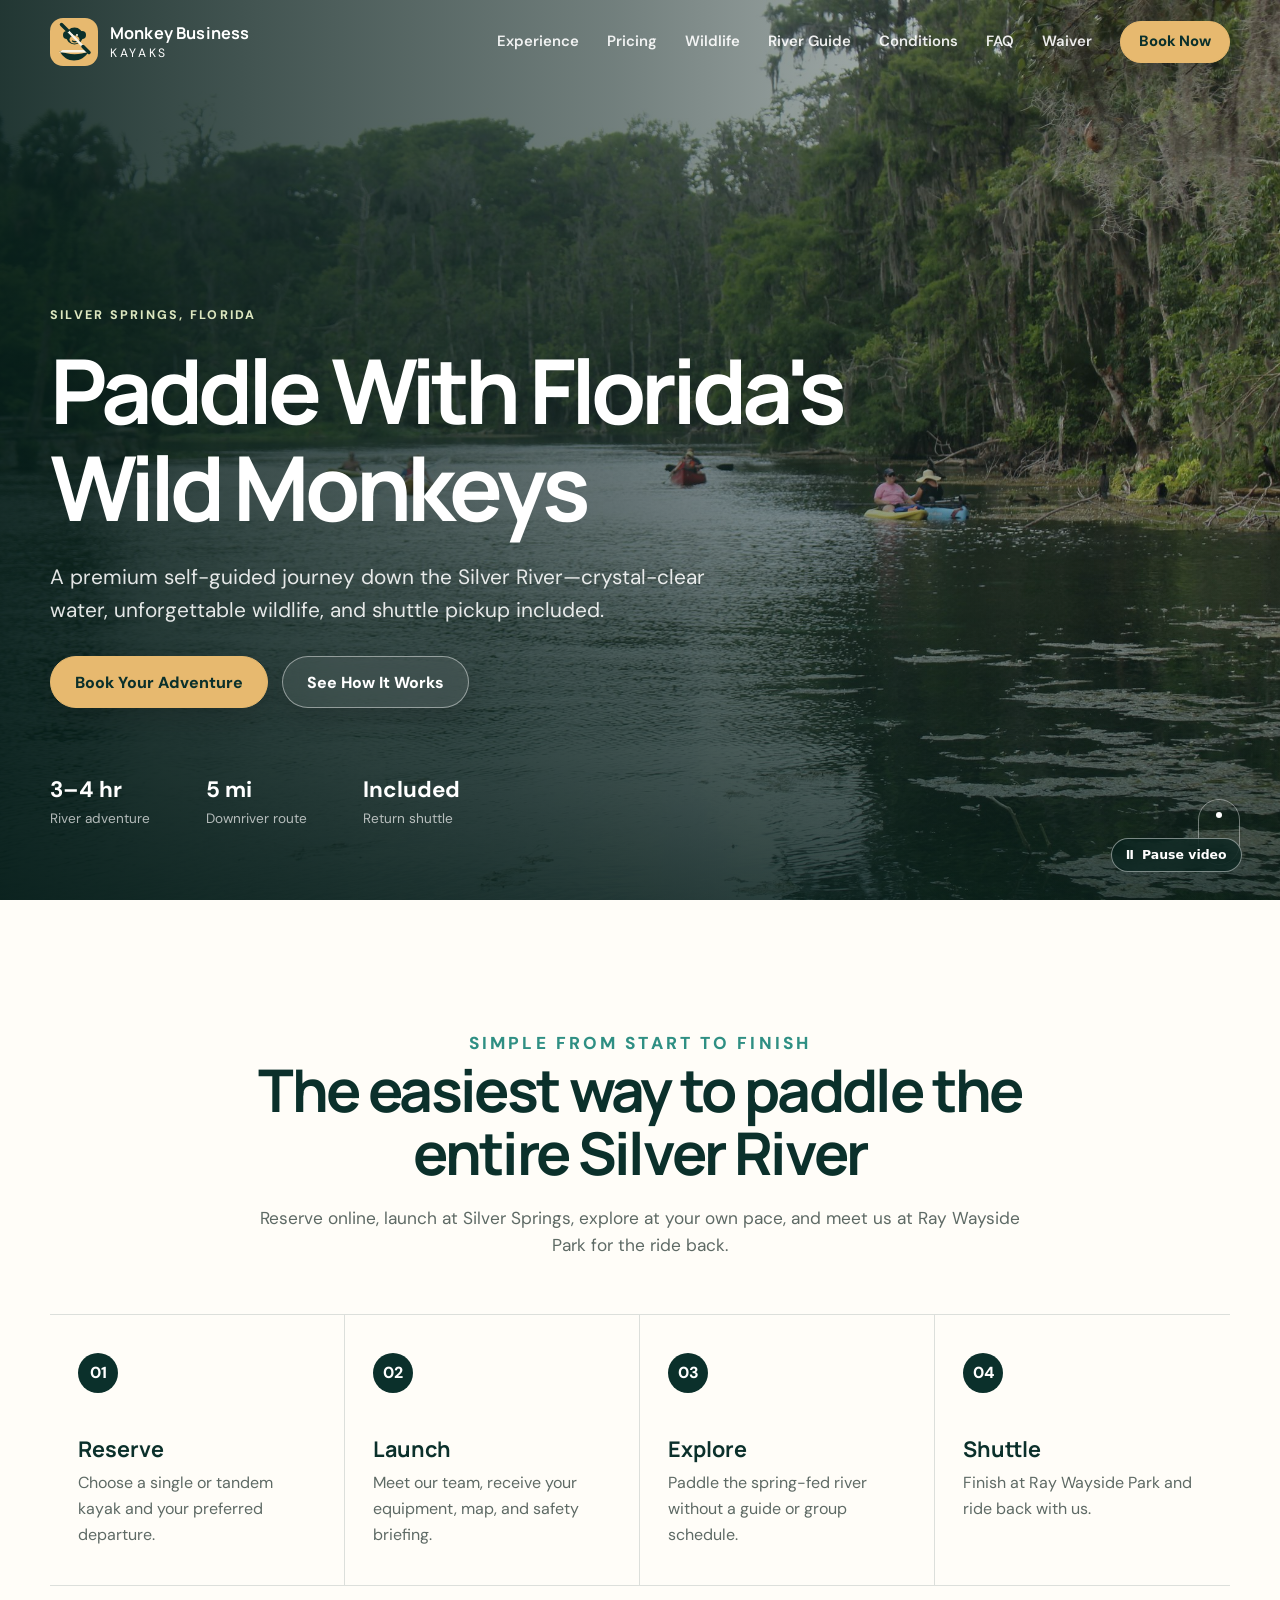
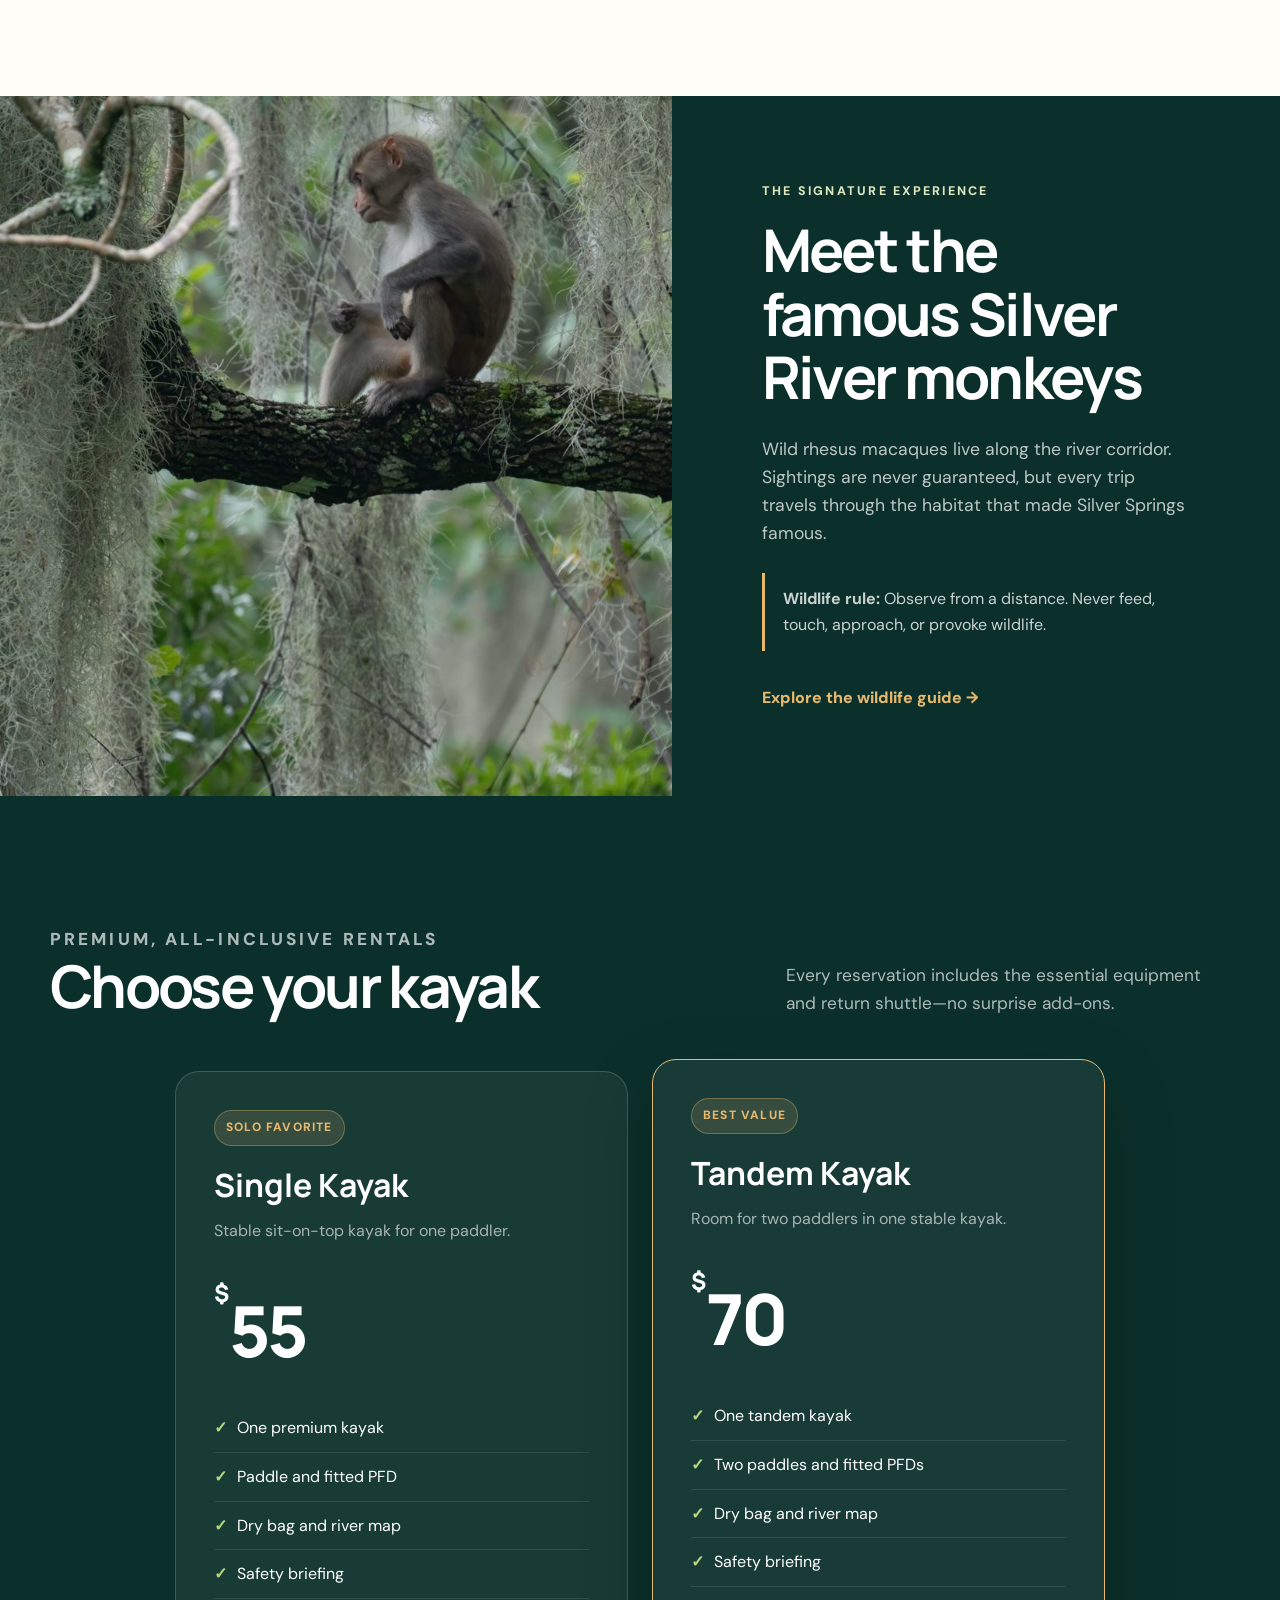
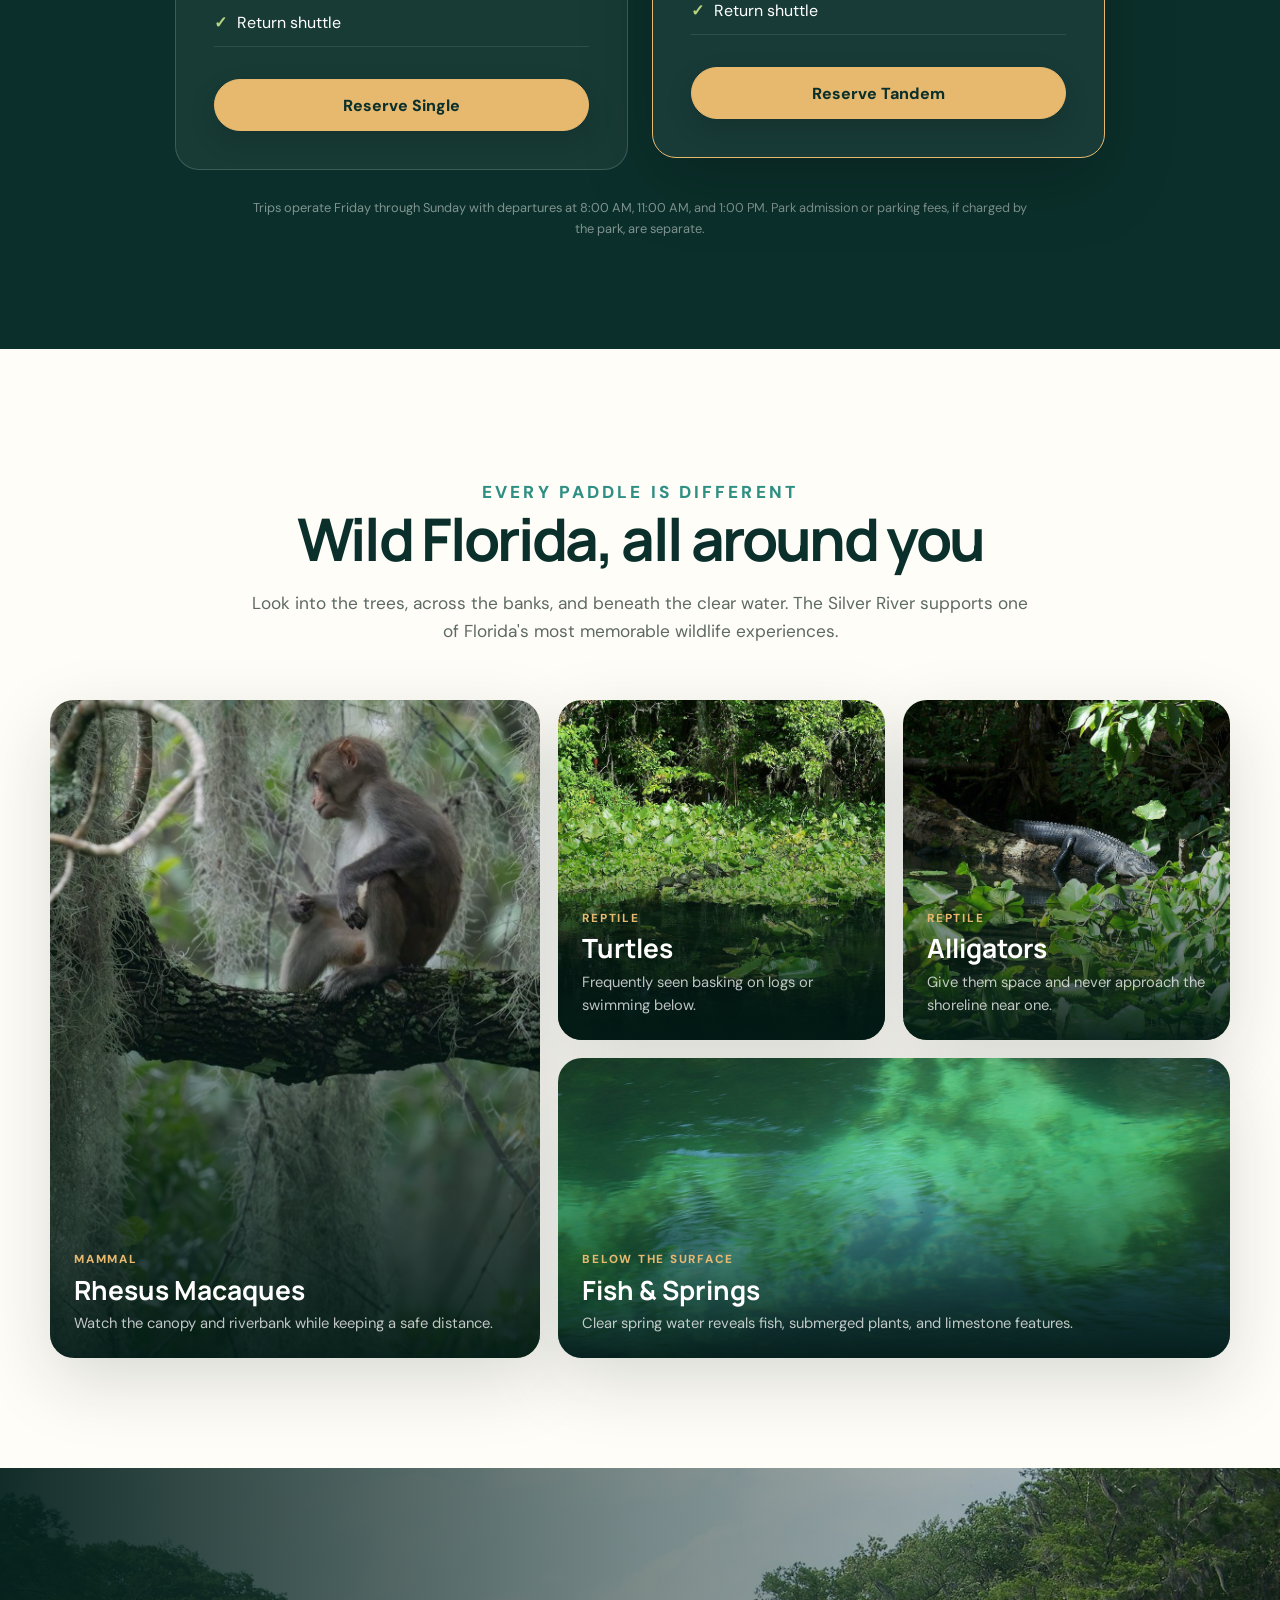
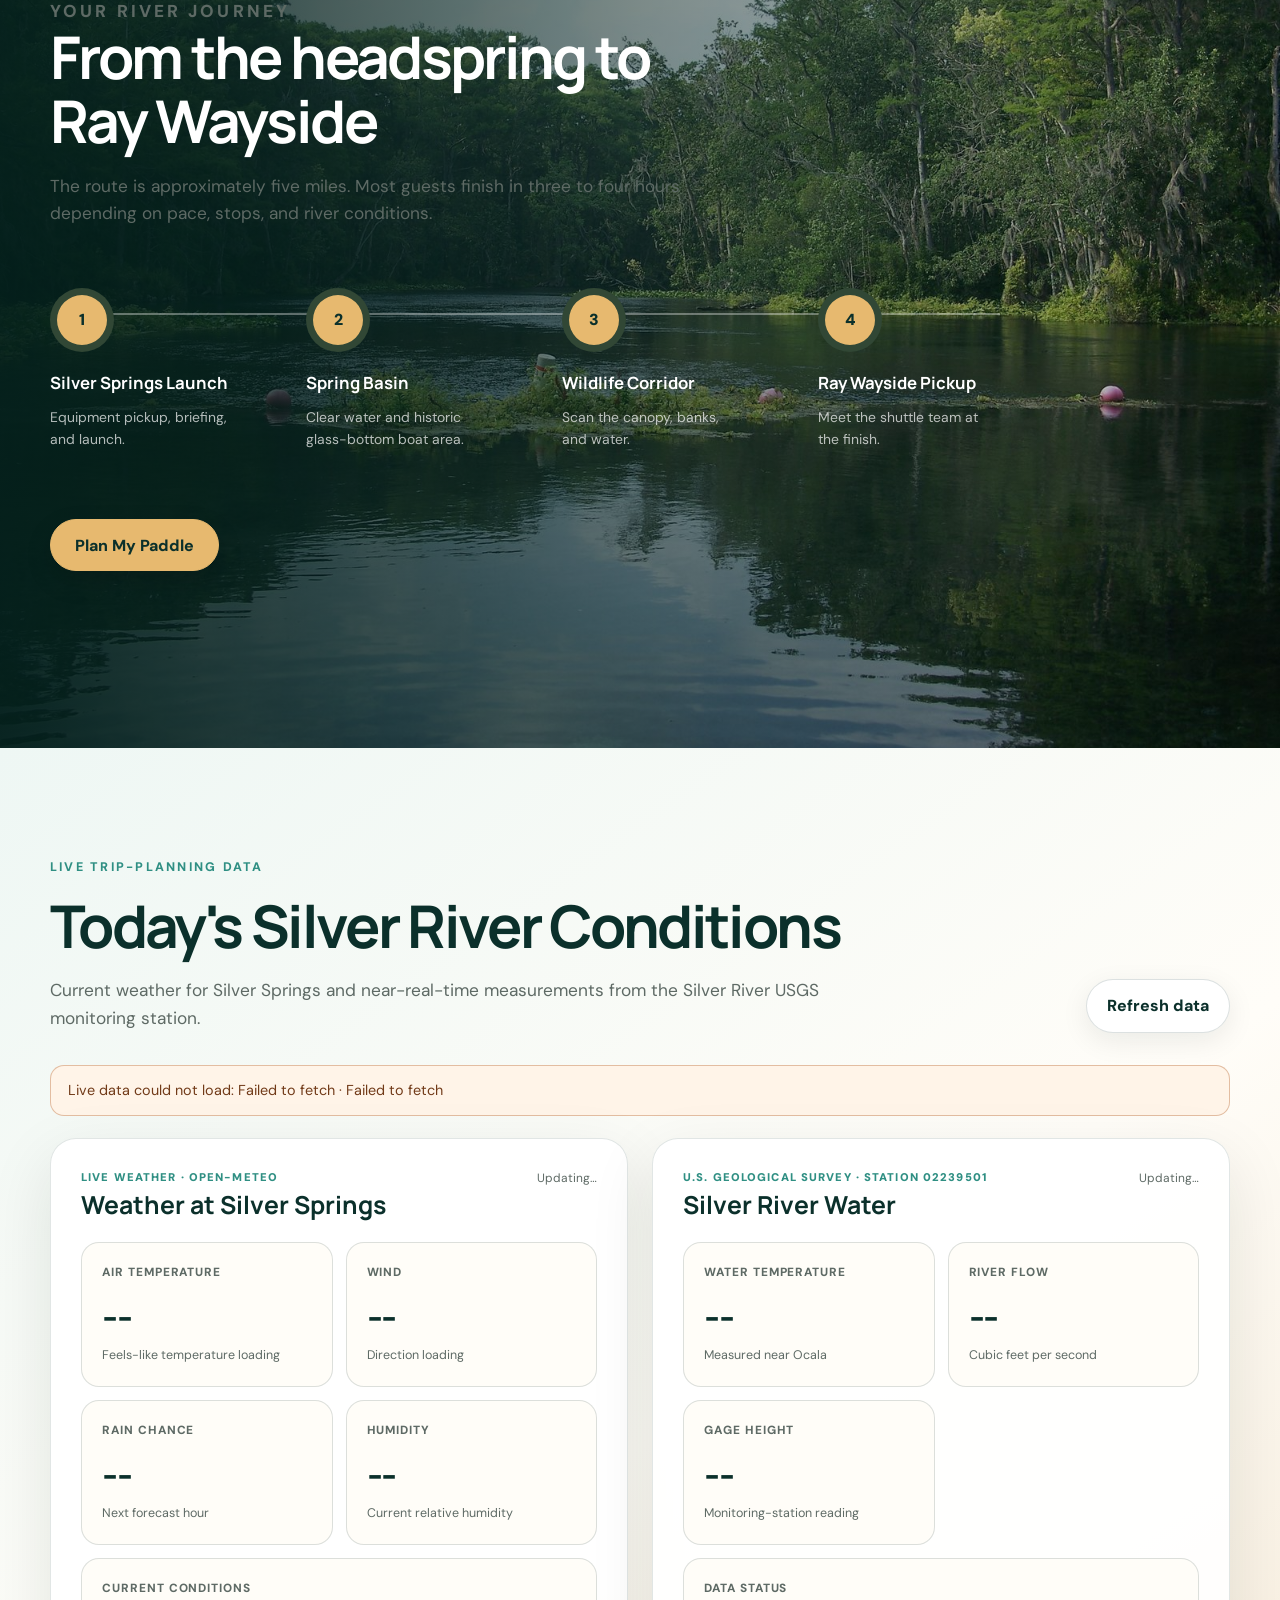
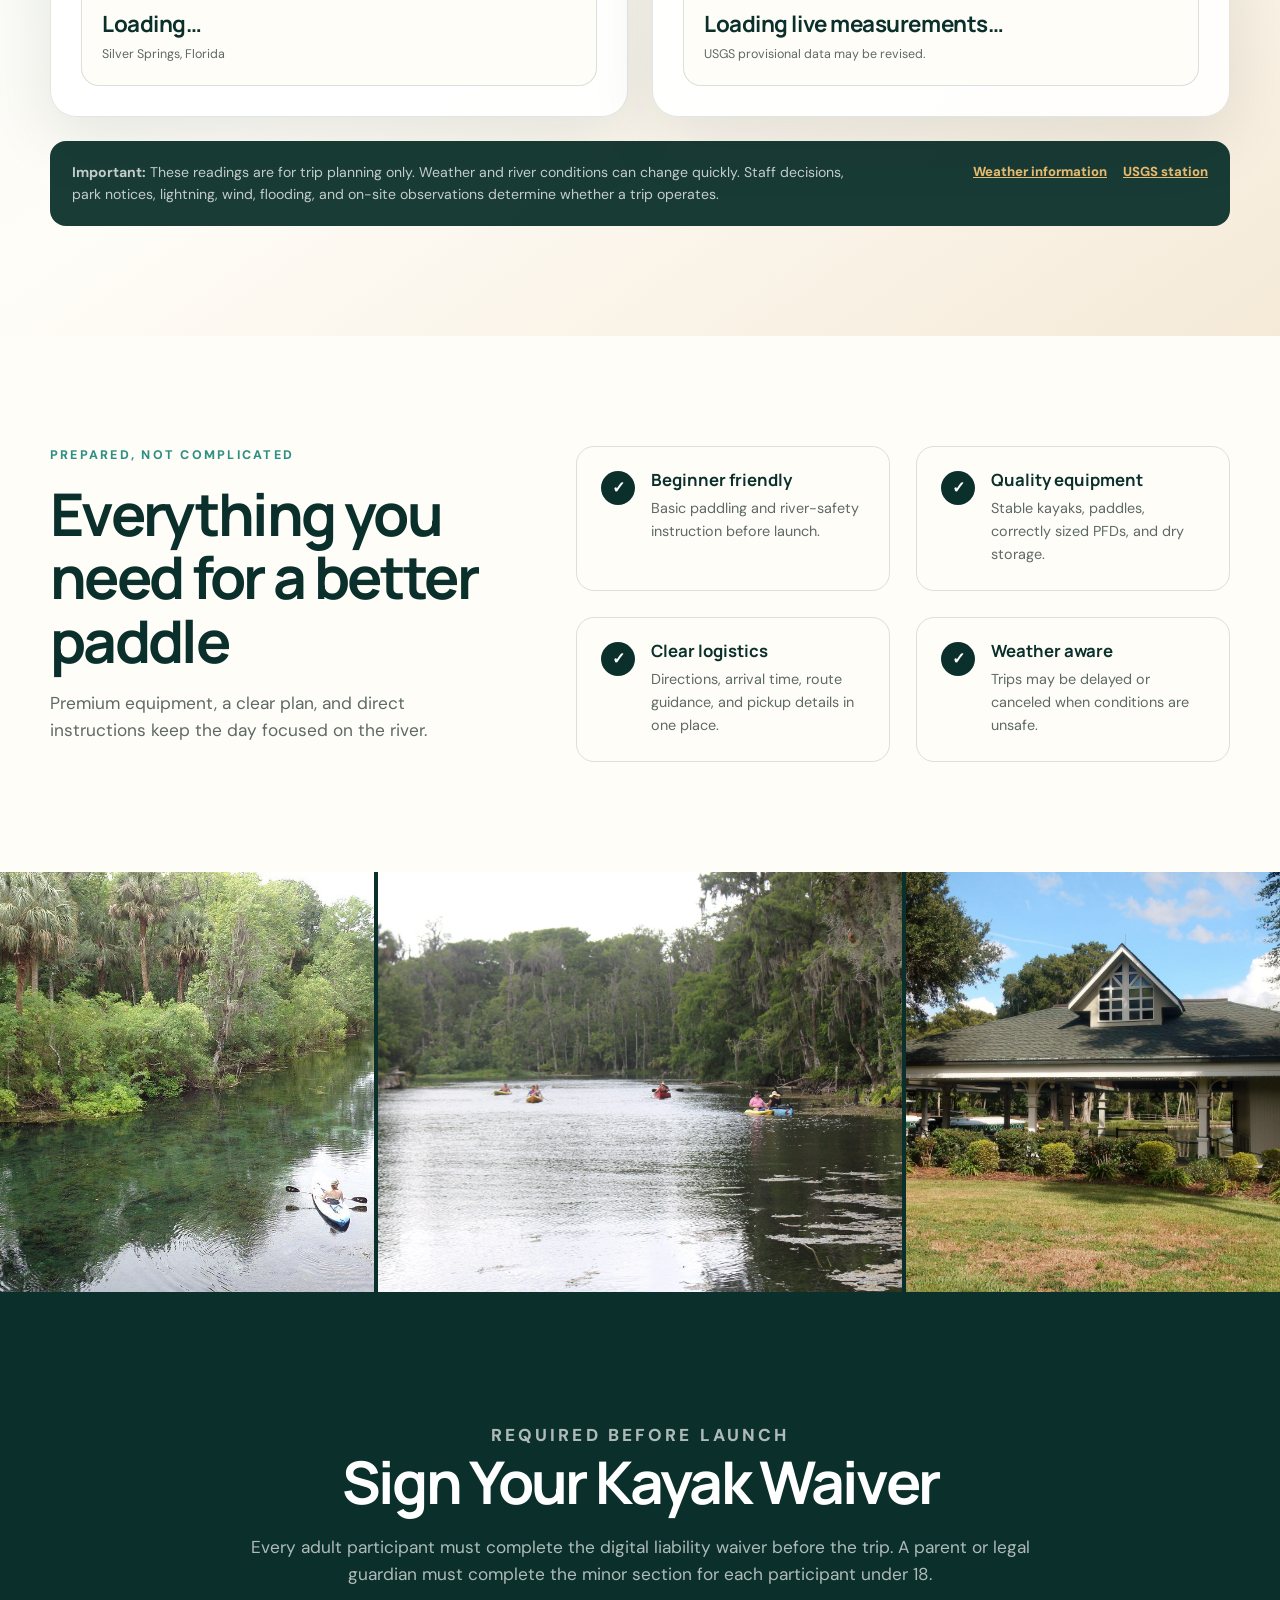
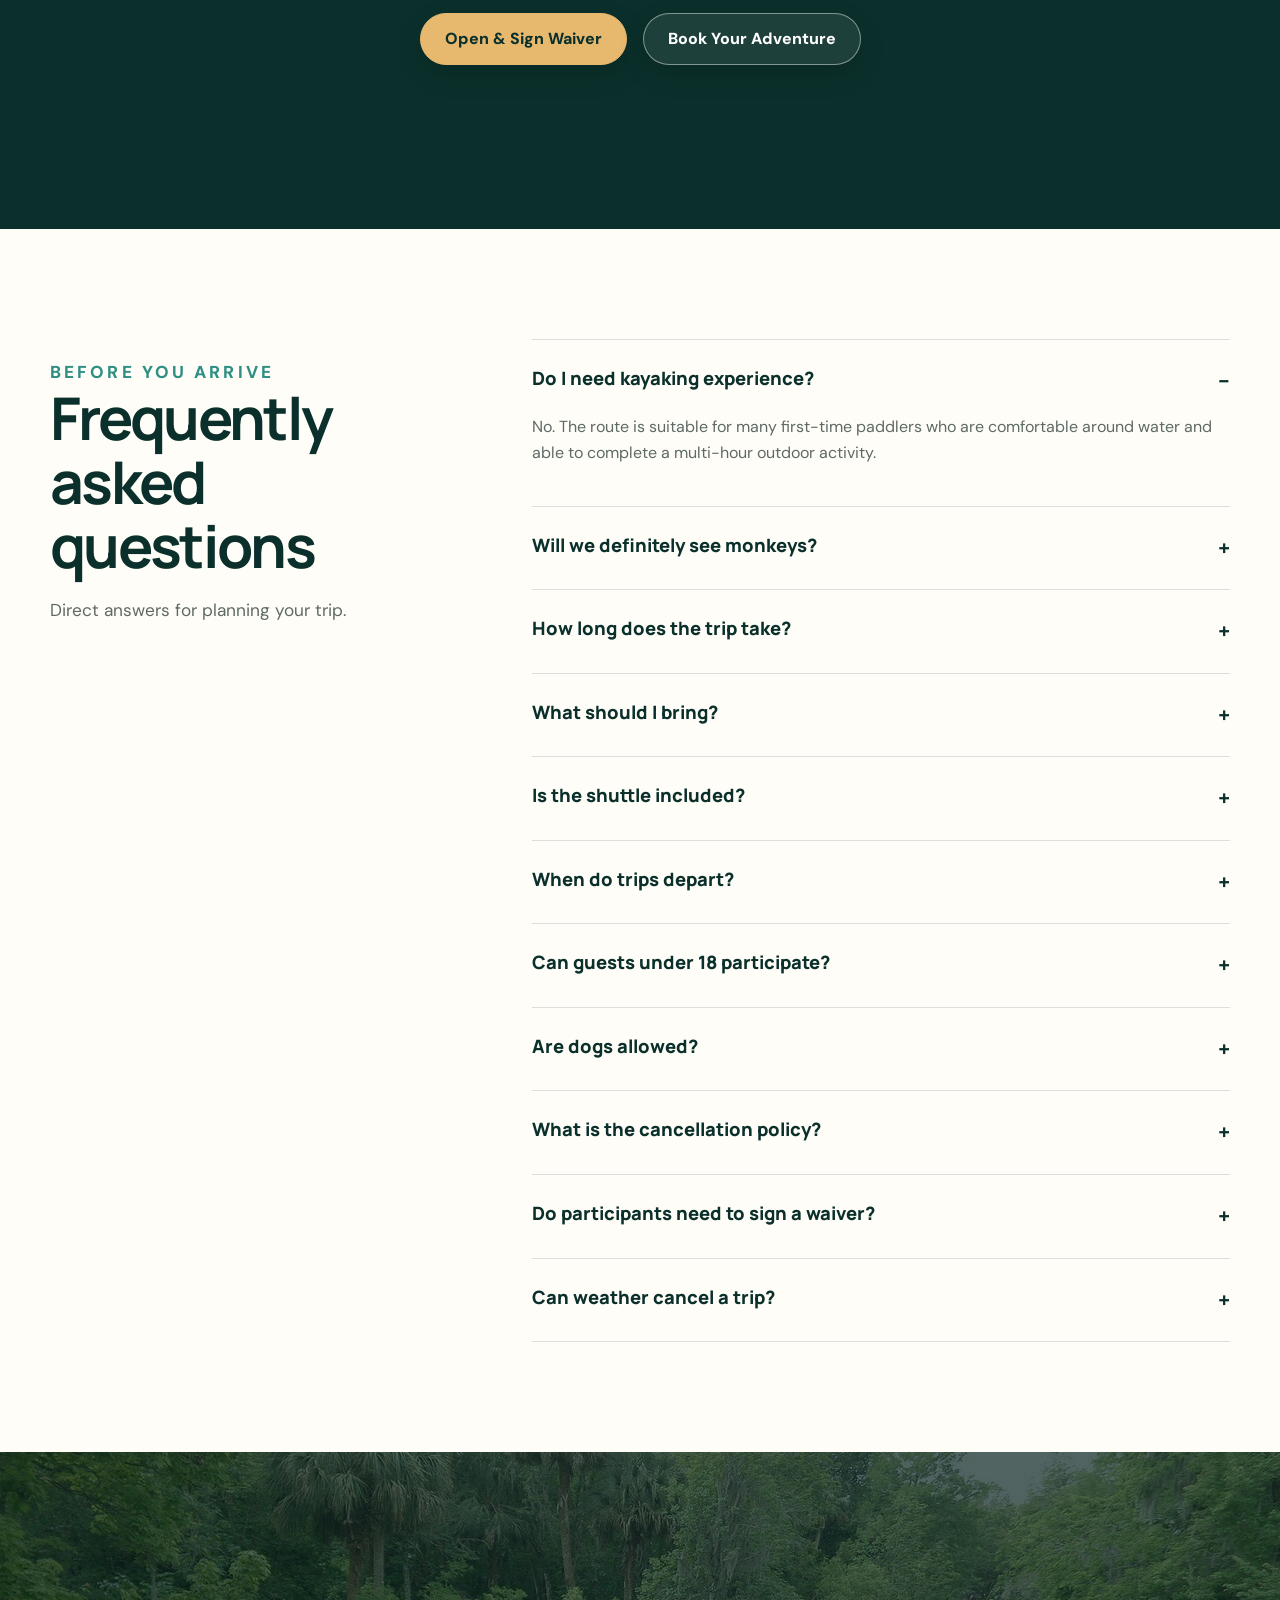
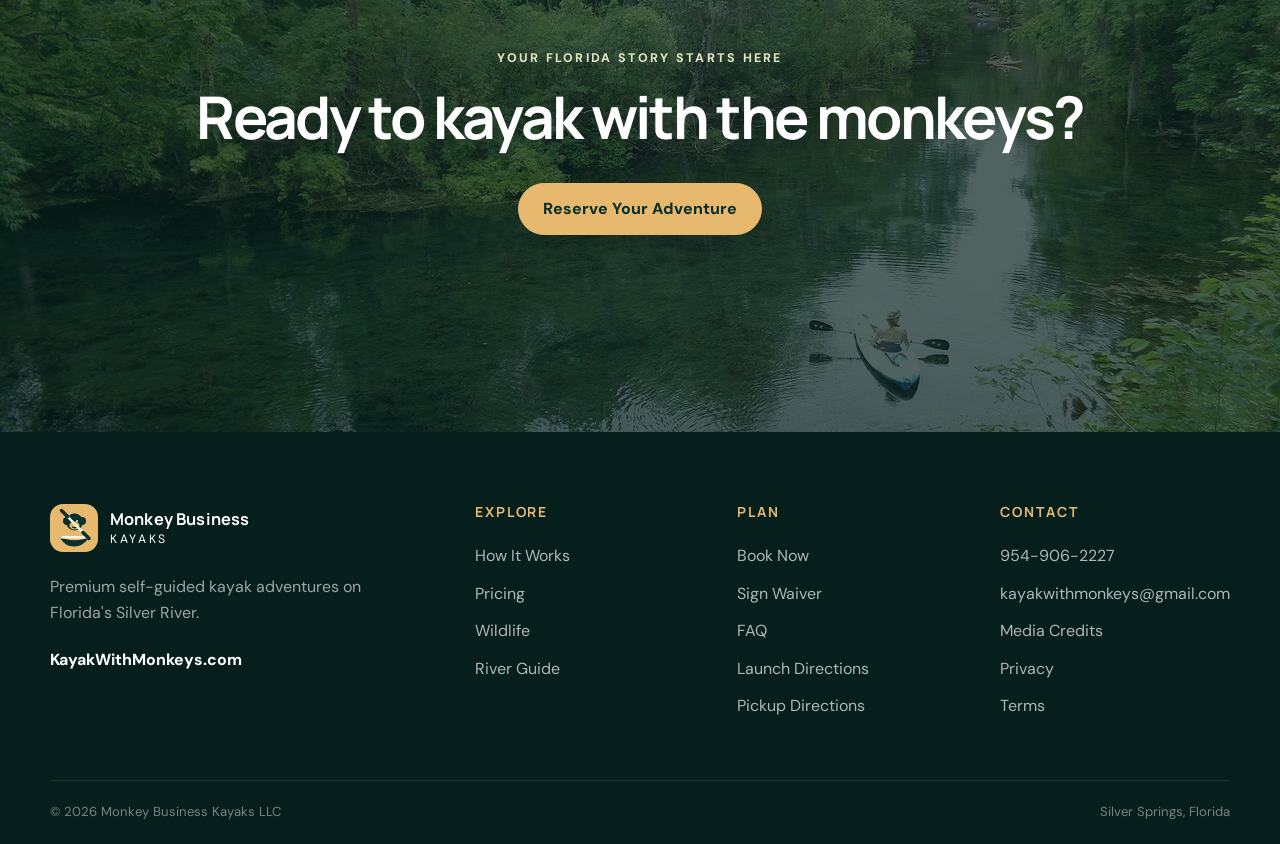
<file: index.html>
<!doctype html>
<html lang="en">
<head>
  <meta charset="utf-8" />
  <meta name="viewport" content="width=device-width, initial-scale=1" />
  <title>Monkey Business Kayaks | Silver Springs Kayak Rentals</title>
  <meta name="description" content="Premium self-guided kayak rentals on Florida's Silver River. Launch at Silver Springs, paddle at your own pace, and finish with convenient shuttle pickup at Ray Wayside Park." />
  <meta name="theme-color" content="#0b302b" />
  <meta property="og:title" content="Paddle With Florida's Wild Monkeys" />
  <meta property="og:description" content="Self-guided Silver River kayak adventures with shuttle pickup included." />
  <meta property="og:image" content="assets/images/hero-kayakers.jpg" />
  <link rel="canonical" href="https://kayakwithmonkeys.com/" />
  <link rel="icon" href="assets/logo-mark.svg" type="image/svg+xml" />
  <link rel="stylesheet" href="assets/styles.css" />
  <script defer src="assets/script.js"></script>
  <script type="application/ld+json">
  {
    "@context": "https://schema.org",
    "@type": "SportsActivityLocation",
    "name": "Monkey Business Kayaks LLC",
    "url": "https://kayakwithmonkeys.com",
    "description": "Self-guided kayak rentals on the Silver River with shuttle pickup at Ray Wayside Park.",
    "areaServed": "Silver Springs, Florida",
    "priceRange": "$55-$70",
    "telephone": "+1-954-906-2227",
    "email": "kayakwithmonkeys@gmail.com"
  }
  </script>

<style id="conditions-inline-styles">
.conditions-section{padding:110px 0;background:linear-gradient(145deg,#eef7f4 0%,#fffdf8 55%,#f5ead8 100%);color:var(--ink)}
.conditions-heading{display:grid;grid-template-columns:1fr auto;gap:36px;align-items:end;margin-bottom:32px}
.conditions-heading>div{max-width:820px}.conditions-heading h2{max-width:820px}
.conditions-heading p:not(.eyebrow){color:var(--muted);font-size:1.08rem;margin:20px 0 0}
.conditions-refresh{border:1px solid var(--line);border-radius:999px;background:#fff;color:var(--ink);padding:13px 20px;font-weight:800;cursor:pointer;box-shadow:0 8px 28px rgba(4,28,24,.08)}
.conditions-refresh:hover{transform:translateY(-1px)}.conditions-refresh:disabled{opacity:.6;cursor:wait}
.conditions-alert{margin:0 0 22px;padding:13px 17px;border:1px solid rgba(47,143,131,.25);border-radius:14px;background:rgba(255,255,255,.72);color:var(--muted);font-size:.9rem}
.conditions-alert.is-warning{border-color:rgba(176,87,30,.35);background:#fff4e8;color:#713a18}
.conditions-alert.is-success{border-color:rgba(47,143,131,.3);background:#effaf6;color:#174e47}
.conditions-columns{display:grid;grid-template-columns:1fr 1fr;gap:24px}
.condition-panel{border:1px solid rgba(11,48,43,.12);border-radius:26px;padding:30px;background:rgba(255,255,255,.92);box-shadow:0 22px 65px rgba(4,28,24,.1)}
.condition-panel-header{display:flex;align-items:flex-start;justify-content:space-between;gap:18px;margin-bottom:24px}
.condition-panel-header h3{font-size:1.55rem;margin-top:5px}.condition-source{display:block;color:var(--spring);font-size:.7rem;font-weight:900;letter-spacing:.1em;text-transform:uppercase}
.condition-updated{color:var(--muted);font-size:.75rem;white-space:nowrap}
.condition-cards{display:grid;grid-template-columns:1fr 1fr;gap:13px}
.condition-card{min-height:145px;padding:20px;border:1px solid var(--line);border-radius:18px;background:var(--paper);display:flex;flex-direction:column;justify-content:space-between}
.condition-card-wide{grid-column:1/-1;min-height:125px}.condition-label{color:var(--muted);font-size:.74rem;font-weight:800;letter-spacing:.08em;text-transform:uppercase}
.condition-card strong{display:block;font-family:Manrope,sans-serif;font-size:clamp(1.7rem,3vw,2.65rem);line-height:1.05;letter-spacing:-.035em;margin:14px 0 9px}
.condition-card-wide strong{font-size:1.4rem;letter-spacing:-.02em}.condition-card small{color:var(--muted);font-size:.78rem}
.conditions-footer{display:flex;justify-content:space-between;gap:30px;align-items:flex-start;margin-top:24px;padding:20px 22px;border-radius:16px;background:rgba(11,48,43,.94);color:#fff}
.conditions-footer p{margin:0;max-width:800px;color:rgba(255,255,255,.74);font-size:.88rem}.conditions-footer div{display:flex;gap:16px;flex-wrap:wrap;justify-content:flex-end}
.conditions-footer a{color:var(--sand);font-weight:800;font-size:.82rem;text-decoration:underline}
@media(max-width:900px){.conditions-heading{grid-template-columns:1fr;align-items:start}.conditions-refresh{justify-self:start}.conditions-columns{grid-template-columns:1fr}.conditions-footer{flex-direction:column}.conditions-footer div{justify-content:flex-start}}
@media(max-width:600px){.conditions-section{padding:78px 0}.condition-panel{padding:20px}.condition-panel-header{flex-direction:column}.condition-cards{grid-template-columns:1fr}.condition-card-wide{grid-column:auto}.condition-updated{white-space:normal}}
</style>

</head>
<body>
  <a class="skip-link" href="#main">Skip to content</a>

  <header class="site-header" id="site-header">
    <div class="container nav-wrap">
      <a class="brand" href="#top" aria-label="Monkey Business Kayaks home">
        <img src="assets/logo-mark.svg" alt="" width="48" height="48" />
        <span><strong>Monkey Business</strong><small>Kayaks</small></span>
      </a>
      <button class="menu-toggle" aria-expanded="false" aria-controls="primary-nav" aria-label="Open navigation">
        <span></span><span></span><span></span>
      </button>
      <nav id="primary-nav" class="primary-nav" aria-label="Primary navigation">
        <a href="#experience">Experience</a>
        <a href="#pricing">Pricing</a>
        <a href="#wildlife">Wildlife</a>
        <a href="#river">River Guide</a>
        <a href="#conditions">Conditions</a>
        <a href="#faq">FAQ</a>
        <a href="waiver.html">Waiver</a>
        <a class="button button-small" href="book.html">Book Now</a>
      </nav>
    </div>
  </header>

  <main id="main">
    <section class="hero" id="top" aria-labelledby="hero-title">
      <video
        class="hero-media hero-video"
        id="hero-video"
        autoplay
        muted
        loop
        playsinline
        preload="metadata"
        poster="assets/images/hero-kayakers.jpg"
        aria-hidden="true"
      >
        <source src="https://upload.wikimedia.org/wikipedia/commons/e/ec/Kayak_Hokkaido_-_river_near_Lake_Shikotsu_-_2016_08_15_.webm" type="video/webm" />
      </video>
      <div class="hero-overlay"></div>
      <button class="hero-video-toggle" id="hero-video-toggle" type="button" aria-label="Pause background video" aria-pressed="false">
        <span class="pause-icon" aria-hidden="true">Ⅱ</span>
        <span class="play-icon" aria-hidden="true">▶</span>
        <span class="video-toggle-text">Pause video</span>
      </button>
      <div class="container hero-content">
        <p class="eyebrow">Silver Springs, Florida</p>
        <h1 id="hero-title">Paddle With Florida's Wild Monkeys</h1>
        <p class="hero-copy">A premium self-guided journey down the Silver River—crystal-clear water, unforgettable wildlife, and shuttle pickup included.</p>
        <div class="hero-actions">
          <a class="button" href="book.html">Book Your Adventure</a>
          <a class="button button-ghost" href="#experience">See How It Works</a>
        </div>
        <ul class="hero-badges" aria-label="Trip highlights">
          <li><strong>3–4 hr</strong><span>River adventure</span></li>
          <li><strong>5 mi</strong><span>Downriver route</span></li>
          <li><strong>Included</strong><span>Return shuttle</span></li>
        </ul>
      </div>
      <a class="scroll-cue" href="#experience" aria-label="Scroll to experience"><span></span></a>
    </section>

    <section class="section section-light" id="experience">
      <div class="container">
        <div class="section-heading narrow">
          <p class="eyebrow dark">Simple from start to finish</p>
          <h2>The easiest way to paddle the entire Silver River</h2>
          <p>Reserve online, launch at Silver Springs, explore at your own pace, and meet us at Ray Wayside Park for the ride back.</p>
        </div>
        <div class="steps">
          <article class="step"><span>01</span><div><h3>Reserve</h3><p>Choose a single or tandem kayak and your preferred departure.</p></div></article>
          <article class="step"><span>02</span><div><h3>Launch</h3><p>Meet our team, receive your equipment, map, and safety briefing.</p></div></article>
          <article class="step"><span>03</span><div><h3>Explore</h3><p>Paddle the spring-fed river without a guide or group schedule.</p></div></article>
          <article class="step"><span>04</span><div><h3>Shuttle</h3><p>Finish at Ray Wayside Park and ride back with us.</p></div></article>
        </div>
      </div>
    </section>

    <section class="split-feature">
      <div class="split-image"><img src="assets/images/monkey.jpg" alt="Wild rhesus macaque in a tree at Silver Springs" loading="lazy" /></div>
      <div class="split-copy">
        <p class="eyebrow">The signature experience</p>
        <h2>Meet the famous Silver River monkeys</h2>
        <p>Wild rhesus macaques live along the river corridor. Sightings are never guaranteed, but every trip travels through the habitat that made Silver Springs famous.</p>
        <div class="notice"><strong>Wildlife rule:</strong> Observe from a distance. Never feed, touch, approach, or provoke wildlife.</div>
        <a class="text-link" href="#wildlife">Explore the wildlife guide <span>→</span></a>
      </div>
    </section>

    <section class="section section-dark" id="pricing">
      <div class="container">
        <div class="section-heading heading-row">
          <div><p class="eyebrow">Premium, all-inclusive rentals</p><h2>Choose your kayak</h2></div>
          <p>Every reservation includes the essential equipment and return shuttle—no surprise add-ons.</p>
        </div>
        <div class="pricing-grid">
          <article class="price-card">
            <div class="price-card-top"><span class="tag">Solo favorite</span><h3>Single Kayak</h3><p>Stable sit-on-top kayak for one paddler.</p></div>
            <div class="price"><span>$</span>55</div>
            <ul><li>One premium kayak</li><li>Paddle and fitted PFD</li><li>Dry bag and river map</li><li>Safety briefing</li><li>Return shuttle</li></ul>
            <a class="button button-full" href="book.html?type=single">Reserve Single</a>
          </article>
          <article class="price-card featured">
            <div class="price-card-top"><span class="tag">Best value</span><h3>Tandem Kayak</h3><p>Room for two paddlers in one stable kayak.</p></div>
            <div class="price"><span>$</span>70</div>
            <ul><li>One tandem kayak</li><li>Two paddles and fitted PFDs</li><li>Dry bag and river map</li><li>Safety briefing</li><li>Return shuttle</li></ul>
            <a class="button button-full" href="book.html?type=tandem">Reserve Tandem</a>
          </article>
        </div>
        <p class="fine-print">Trips operate Friday through Sunday with departures at 8:00 AM, 11:00 AM, and 1:00 PM. Park admission or parking fees, if charged by the park, are separate.</p>
      </div>
    </section>

    <section class="section section-light" id="wildlife">
      <div class="container">
        <div class="section-heading narrow"><p class="eyebrow dark">Every paddle is different</p><h2>Wild Florida, all around you</h2><p>Look into the trees, across the banks, and beneath the clear water. The Silver River supports one of Florida's most memorable wildlife experiences.</p></div>
        <div class="wildlife-grid">
          <article class="wild-card wild-card-large"><img src="assets/images/monkey.jpg" alt="Rhesus macaque on the Silver River" loading="lazy" /><div><span>Mammal</span><h3>Rhesus Macaques</h3><p>Watch the canopy and riverbank while keeping a safe distance.</p></div></article>
          <article class="wild-card"><img src="assets/images/turtles.jpg" alt="Turtles on the Silver River" loading="lazy" /><div><span>Reptile</span><h3>Turtles</h3><p>Frequently seen basking on logs or swimming below.</p></div></article>
          <article class="wild-card"><img src="assets/images/alligator.jpg" alt="Alligator resting along the Silver River" loading="lazy" /><div><span>Reptile</span><h3>Alligators</h3><p>Give them space and never approach the shoreline near one.</p></div></article>
          <article class="wild-card wild-card-wide"><img src="assets/images/underwater.jpg" alt="Clear underwater view into the Silver River" loading="lazy" /><div><span>Below the surface</span><h3>Fish & Springs</h3><p>Clear spring water reveals fish, submerged plants, and limestone features.</p></div></article>
        </div>
      </div>
    </section>

    <section class="river-section" id="river">
      <img class="river-bg" src="assets/images/river.jpg" alt="The forested Silver River" loading="lazy" />
      <div class="river-overlay"></div>
      <div class="container river-content">
        <div class="section-heading left"><p class="eyebrow">Your river journey</p><h2>From the headspring to Ray Wayside</h2><p>The route is approximately five miles. Most guests finish in three to four hours depending on pace, stops, and river conditions.</p></div>
        <div class="route" role="list" aria-label="Silver River route">
          <div class="route-line"></div>
          <article role="listitem"><span>1</span><div><h3>Silver Springs Launch</h3><p>Equipment pickup, briefing, and launch.</p></div></article>
          <article role="listitem"><span>2</span><div><h3>Spring Basin</h3><p>Clear water and historic glass-bottom boat area.</p></div></article>
          <article role="listitem"><span>3</span><div><h3>Wildlife Corridor</h3><p>Scan the canopy, banks, and water.</p></div></article>
          <article role="listitem"><span>4</span><div><h3>Ray Wayside Pickup</h3><p>Meet the shuttle team at the finish.</p></div></article>
        </div>
        <a class="button" href="book.html">Plan My Paddle</a>
      </div>
    </section>


    <section class="conditions-section" id="conditions" aria-labelledby="conditions-title">
      <div class="container">
        <div class="conditions-heading">
          <div>
            <p class="eyebrow dark">Live trip-planning data</p>
            <h2 id="conditions-title">Today's Silver River Conditions</h2>
            <p>Current weather for Silver Springs and near-real-time measurements from the Silver River USGS monitoring station.</p>
          </div>
          <button class="conditions-refresh" id="conditions-refresh" type="button">Refresh data</button>
        </div>

        <div class="conditions-alert" id="conditions-alert" role="status" aria-live="polite">
          Loading current weather and river measurements…
        </div>

        <div class="conditions-columns">
          <section class="condition-panel" aria-labelledby="weather-panel-title">
            <div class="condition-panel-header">
              <div>
                <span class="condition-source">Live weather · Open-Meteo</span>
                <h3 id="weather-panel-title">Weather at Silver Springs</h3>
              </div>
              <span class="condition-updated" id="weather-updated">Updating…</span>
            </div>
            <div class="condition-cards">
              <article class="condition-card">
                <span class="condition-label">Air temperature</span>
                <strong id="air-temperature">--</strong>
                <small id="feels-like">Feels-like temperature loading</small>
              </article>
              <article class="condition-card">
                <span class="condition-label">Wind</span>
                <strong id="wind-speed">--</strong>
                <small id="wind-direction">Direction loading</small>
              </article>
              <article class="condition-card">
                <span class="condition-label">Rain chance</span>
                <strong id="rain-chance">--</strong>
                <small>Next forecast hour</small>
              </article>
              <article class="condition-card">
                <span class="condition-label">Humidity</span>
                <strong id="humidity">--</strong>
                <small>Current relative humidity</small>
              </article>
              <article class="condition-card condition-card-wide">
                <span class="condition-label">Current conditions</span>
                <strong id="weather-summary">Loading…</strong>
                <small>Silver Springs, Florida</small>
              </article>
            </div>
          </section>

          <section class="condition-panel" aria-labelledby="water-panel-title">
            <div class="condition-panel-header">
              <div>
                <span class="condition-source">U.S. Geological Survey · Station 02239501</span>
                <h3 id="water-panel-title">Silver River Water</h3>
              </div>
              <span class="condition-updated" id="water-updated">Updating…</span>
            </div>
            <div class="condition-cards">
              <article class="condition-card">
                <span class="condition-label">Water temperature</span>
                <strong id="water-temperature">--</strong>
                <small>Measured near Ocala</small>
              </article>
              <article class="condition-card">
                <span class="condition-label">River flow</span>
                <strong id="river-flow">--</strong>
                <small>Cubic feet per second</small>
              </article>
              <article class="condition-card">
                <span class="condition-label">Gage height</span>
                <strong id="gage-height">--</strong>
                <small>Monitoring-station reading</small>
              </article>
              <article class="condition-card condition-card-wide">
                <span class="condition-label">Data status</span>
                <strong id="water-status">Loading live measurements…</strong>
                <small>USGS provisional data may be revised.</small>
              </article>
            </div>
          </section>
        </div>

        <div class="conditions-footer">
          <p><strong>Important:</strong> These readings are for trip planning only. Weather and river conditions can change quickly. Staff decisions, park notices, lightning, wind, flooding, and on-site observations determine whether a trip operates.</p>
          <div>
            <a href="https://www.weather.gov/" target="_blank" rel="noopener">Weather information</a>
            <a href="https://waterdata.usgs.gov/monitoring-location/02239501/" target="_blank" rel="noopener">USGS station</a>
          </div>
        </div>
      </div>
    </section>

    <section class="section section-light safety-section">
      <div class="container safety-grid">
        <div><p class="eyebrow dark">Prepared, not complicated</p><h2>Everything you need for a better paddle</h2><p>Premium equipment, a clear plan, and direct instructions keep the day focused on the river.</p></div>
        <div class="feature-list">
          <article><span>✓</span><div><h3>Beginner friendly</h3><p>Basic paddling and river-safety instruction before launch.</p></div></article>
          <article><span>✓</span><div><h3>Quality equipment</h3><p>Stable kayaks, paddles, correctly sized PFDs, and dry storage.</p></div></article>
          <article><span>✓</span><div><h3>Clear logistics</h3><p>Directions, arrival time, route guidance, and pickup details in one place.</p></div></article>
          <article><span>✓</span><div><h3>Weather aware</h3><p>Trips may be delayed or canceled when conditions are unsafe.</p></div></article>
        </div>
      </div>
    </section>

    <section class="gallery-strip" aria-label="Silver Springs gallery">
      <figure><img src="assets/images/kayak-river.jpg" alt="Kayak on the clear Silver River" loading="lazy" /></figure>
      <figure><img src="assets/images/hero-kayakers.jpg" alt="Group kayaking at Silver Springs" loading="lazy" /></figure>
      <figure><img src="assets/images/silver-springs.jpg" alt="Silver Springs park grounds" loading="lazy" /></figure>
    </section>

    <section class="section section-dark" id="waiver">
      <div class="container">
        <div class="section-heading narrow">
          <p class="eyebrow">Required before launch</p>
          <h2>Sign Your Kayak Waiver</h2>
          <p>Every adult participant must complete the digital liability waiver before the trip. A parent or legal guardian must complete the minor section for each participant under 18.</p>
          <div style="display:flex;justify-content:center;gap:1rem;flex-wrap:wrap;margin-top:1.5rem">
            <a class="button" href="waiver.html">Open &amp; Sign Waiver</a>
            <a class="button button-ghost" href="book.html">Book Your Adventure</a>
          </div>
        </div>
      </div>
    </section>

    <section class="section section-light" id="faq">
      <div class="container faq-layout">
        <div class="section-heading left sticky-heading"><p class="eyebrow dark">Before you arrive</p><h2>Frequently asked questions</h2><p>Direct answers for planning your trip.</p></div>
        <div class="faq-list">
          <details open><summary>Do I need kayaking experience?</summary><p>No. The route is suitable for many first-time paddlers who are comfortable around water and able to complete a multi-hour outdoor activity.</p></details>
          <details><summary>Will we definitely see monkeys?</summary><p>No wildlife sighting is guaranteed. Monkeys are wild animals that move throughout the river corridor.</p></details>
          <details><summary>How long does the trip take?</summary><p>Most guests take approximately three to four hours to complete the five-mile downriver route.</p></details>
          <details><summary>What should I bring?</summary><p>Bring drinking water, sunscreen, a hat, sunglasses with a retainer, water shoes, weather-appropriate clothing, and a small snack.</p></details>
          <details><summary>Is the shuttle included?</summary><p>Yes. The planned rental price includes pickup at Ray Wayside Park and transportation back to the launch area.</p></details>
          <details><summary>When do trips depart?</summary><p>Trips operate Friday through Sunday with scheduled departures at 8:00 AM, 11:00 AM, and 1:00 PM.</p></details>
          <details><summary>Can guests under 18 participate?</summary><p>Yes. Anyone under 18 must be accompanied by a responsible adult.</p></details>
          <details><summary>Are dogs allowed?</summary><p>No. Dogs and other pets are not permitted on Monkey Business Kayaks trips.</p></details>
          <details><summary>What is the cancellation policy?</summary><p>Reservations are non-refundable. When a trip qualifies for rescheduling, a raincheck is issued instead of a refund.</p></details>
          <details><summary>Do participants need to sign a waiver?</summary><p>Yes. Every adult participant must complete the digital liability waiver before launch. A parent or legal guardian must complete the minor section for each participant under 18. <a href="waiver.html" style="text-decoration:underline;font-weight:700">Open the waiver</a>.</p></details>
          <details><summary>Can weather cancel a trip?</summary><p>Yes. Lightning, high winds, flooding, severe weather, or unsafe operating conditions may require a delay, cancellation, or raincheck.</p></details>
        </div>
      </div>
    </section>

    <section class="cta-section">
      <img src="assets/images/kayak-river.jpg" alt="Kayaker moving down the Silver River" loading="lazy" />
      <div class="cta-overlay"></div>
      <div class="container cta-content"><p class="eyebrow">Your Florida story starts here</p><h2>Ready to kayak with the monkeys?</h2><a class="button" href="book.html">Reserve Your Adventure</a></div>
    </section>
  </main>

  <footer class="site-footer">
    <div class="container footer-grid">
      <div class="footer-brand"><a class="brand" href="#top"><img src="assets/logo-mark.svg" alt="" width="54" height="54" /><span><strong>Monkey Business</strong><small>Kayaks</small></span></a><p>Premium self-guided kayak adventures on Florida's Silver River.</p><strong>KayakWithMonkeys.com</strong></div>
      <div><h3>Explore</h3><a href="#experience">How It Works</a><a href="#pricing">Pricing</a><a href="#wildlife">Wildlife</a><a href="#river">River Guide</a></div>
      <div><h3>Plan</h3><a href="book.html">Book Now</a><a href="waiver.html">Sign Waiver</a><a href="#faq">FAQ</a><a href="https://maps.google.com/?q=Silver+Springs+State+Park+Florida" target="_blank" rel="noopener">Launch Directions</a><a href="https://maps.google.com/?q=Ray+Wayside+Park+Florida" target="_blank" rel="noopener">Pickup Directions</a></div>
      <div><h3>Contact</h3><a href="tel:+19549062227">954-906-2227</a><a href="mailto:kayakwithmonkeys@gmail.com">kayakwithmonkeys@gmail.com</a><a href="media-credits.html">Media Credits</a><a href="privacy.html">Privacy</a><a href="terms.html">Terms</a></div>
    </div>
    <div class="container footer-bottom"><span>© <span id="year"></span> Monkey Business Kayaks LLC</span><span>Silver Springs, Florida</span></div>
  </footer>

<script id="conditions-inline-script">
(() => {
  const WEATHER_URL = 'https://api.open-meteo.com/v1/forecast?latitude=29.2164&longitude=-82.0578&current=temperature_2m,apparent_temperature,relative_humidity_2m,weather_code,wind_speed_10m,wind_direction_10m&hourly=precipitation_probability&temperature_unit=fahrenheit&wind_speed_unit=mph&timezone=America%2FNew_York&forecast_days=1';
  const USGS_URL = 'https://waterservices.usgs.gov/nwis/iv/?format=json&sites=02239501&parameterCd=00010,00060,00065&siteStatus=all&period=PT2H';

  const $ = id => document.getElementById(id);
  const set = (id, value) => { const el=$(id); if(el) el.textContent=value; };
  const updateTime = value => {
    if(!value) return 'Update time unavailable';
    const d=new Date(value);
    if(Number.isNaN(d.getTime())) return 'Update time unavailable';
    return 'Updated '+new Intl.DateTimeFormat('en-US',{month:'short',day:'numeric',hour:'numeric',minute:'2-digit',timeZone:'America/New_York'}).format(d)+' ET';
  };
  const direction = deg => {
    const names=['N','NE','E','SE','S','SW','W','NW'];
    return names[Math.round((Number(deg)||0)/45)%8];
  };
  const weatherText = code => ({
    0:'Clear sky',1:'Mainly clear',2:'Partly cloudy',3:'Overcast',
    45:'Fog',48:'Freezing fog',51:'Light drizzle',53:'Drizzle',55:'Heavy drizzle',
    61:'Light rain',63:'Rain',65:'Heavy rain',71:'Light snow',73:'Snow',75:'Heavy snow',
    80:'Rain showers',81:'Rain showers',82:'Heavy rain showers',
    95:'Thunderstorms',96:'Thunderstorms with hail',99:'Severe thunderstorms with hail'
  }[code] || 'Current conditions available');

  async function getJSON(url){
    const response=await fetch(url,{cache:'no-store'});
    if(!response.ok) throw new Error('HTTP '+response.status);
    return response.json();
  }

  async function loadWeather(){
    const data=await getJSON(WEATHER_URL);
    const c=data.current;
    if(!c) throw new Error('Weather response contained no current data');
    set('air-temperature',Math.round(c.temperature_2m)+'°F');
    set('feels-like','Feels like '+Math.round(c.apparent_temperature)+'°F');
    set('wind-speed',Math.round(c.wind_speed_10m)+' mph');
    set('wind-direction','From '+direction(c.wind_direction_10m));
    set('humidity',Math.round(c.relative_humidity_2m)+'%');
    set('weather-summary',weatherText(c.weather_code));
    set('weather-updated',updateTime(c.time));

    let chance='Not listed';
    const times=data.hourly?.time || [];
    const values=data.hourly?.precipitation_probability || [];
    if(times.length && values.length){
      const now=new Date(c.time).getTime();
      let best=0, diff=Infinity;
      times.forEach((time,i)=>{
        const d=Math.abs(new Date(time).getTime()-now);
        if(d<diff){diff=d;best=i;}
      });
      if(values[best]!==null && values[best]!==undefined) chance=Math.round(values[best])+'%';
    }
    set('rain-chance',chance);
  }

  async function loadWater(){
    const data=await getJSON(USGS_URL);
    const series=data?.value?.timeSeries;
    if(!Array.isArray(series)||!series.length) throw new Error('USGS returned no current measurements');
    const readings={};
    series.forEach(item=>{
      const code=item?.variable?.variableCode?.[0]?.value;
      const values=item?.values?.[0]?.value || [];
      const reading=values[values.length-1];
      if(code && reading) readings[code]=reading;
    });
    const tempC=parseFloat(readings['00010']?.value);
    const flow=parseFloat(readings['00060']?.value);
    const gage=parseFloat(readings['00065']?.value);
    set('water-temperature',Number.isFinite(tempC)?((tempC*9/5)+32).toFixed(1)+'°F':'Not reported');
    set('river-flow',Number.isFinite(flow)?Math.round(flow).toLocaleString('en-US')+' cfs':'Not reported');
    set('gage-height',Number.isFinite(gage)?gage.toFixed(2)+' ft':'Not reported');

    const times=Object.values(readings).map(r=>r.dateTime).filter(Boolean).sort();
    const latest=times[times.length-1];
    set('water-updated',updateTime(latest));
    set('water-status',latest?'Live USGS readings received':'USGS readings received');
  }

  async function loadAll(){
    const button=$('conditions-refresh');
    const alert=$('conditions-alert');
    if(button) button.disabled=true;
    if(alert){alert.className='conditions-alert';alert.textContent='Loading current weather and river measurements…';}

    const results=await Promise.allSettled([loadWeather(),loadWater()]);
    const failed=results.filter(r=>r.status==='rejected');
    if(alert){
      if(!failed.length){
        alert.className='conditions-alert is-success';
        alert.textContent='Live weather and Silver River measurements loaded successfully.';
      }else{
        alert.className='conditions-alert is-warning';
        const details=failed.map(r=>r.reason?.message || 'unknown error').join(' · ');
        alert.textContent=(failed.length===2?'Live data could not load: ':'One source could not load: ')+details;
      }
    }
    if(button) button.disabled=false;
  }

  function start(){
    if(!$('conditions')) return;
    $('conditions-refresh')?.addEventListener('click',loadAll);
    loadAll();
    setInterval(loadAll,30*60*1000);
  }
  if(document.readyState==='loading') document.addEventListener('DOMContentLoaded',start);
  else start();
})();
</script>

</body>
</html>
</file>
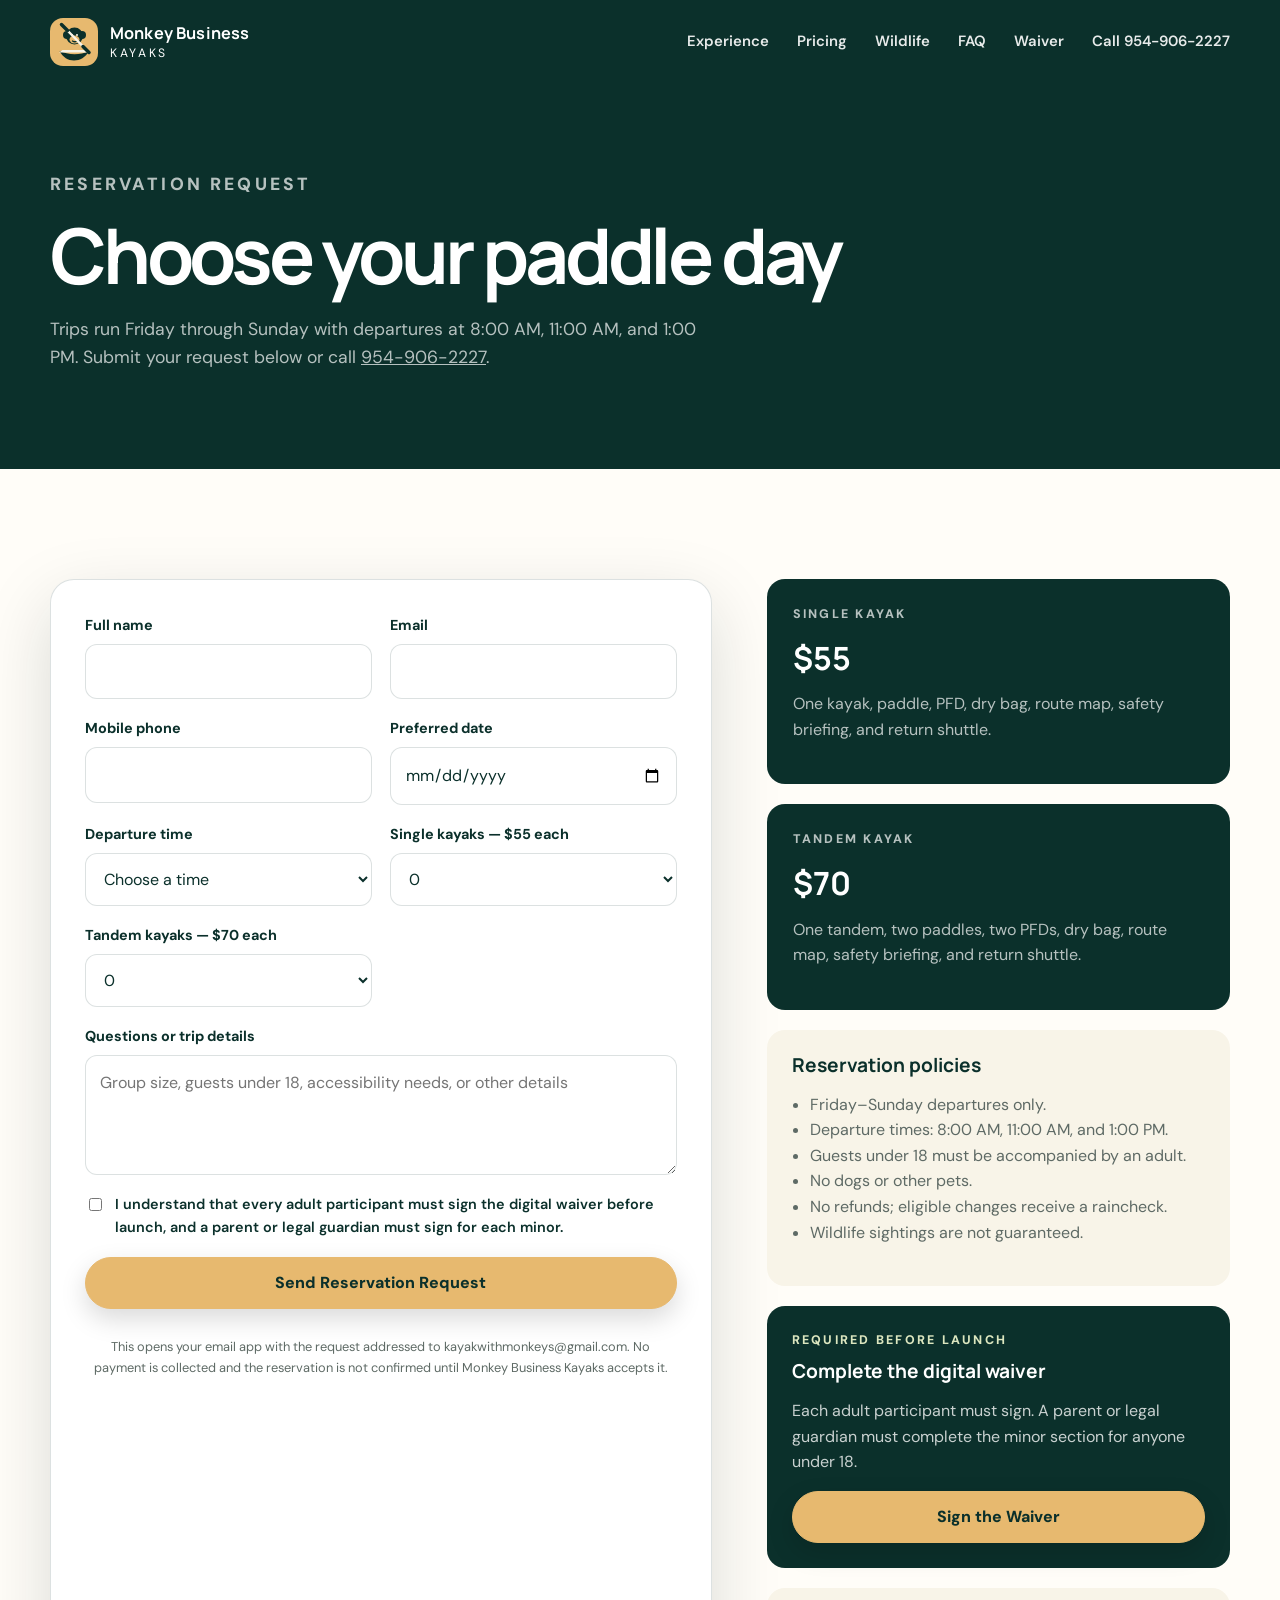
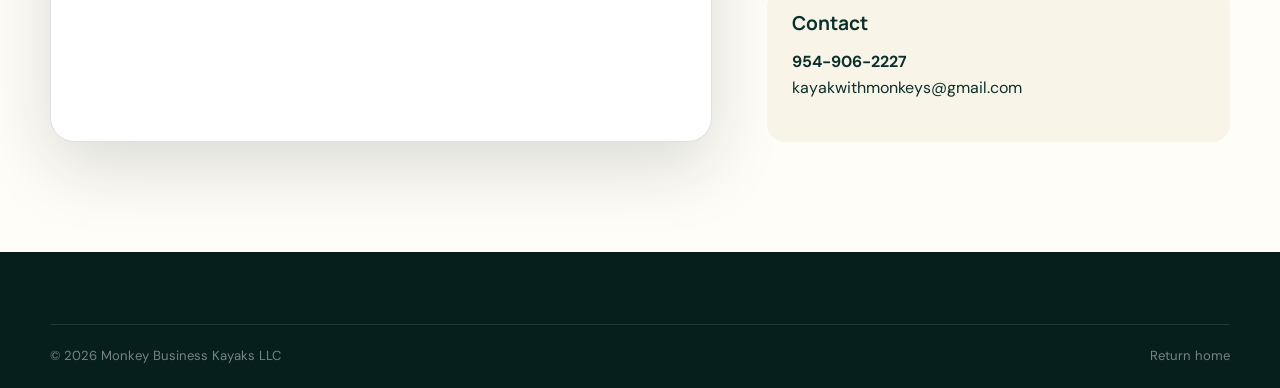
<file: book.html>
<!doctype html>
<html lang="en">
<head>
  <meta charset="utf-8" />
  <meta name="viewport" content="width=device-width,initial-scale=1" />
  <title>Book Your Silver River Kayak Adventure | Monkey Business Kayaks</title>
  <meta name="description" content="Request a Friday, Saturday, or Sunday self-guided Silver River kayak reservation with departures at 8:00 AM, 11:00 AM, or 1:00 PM." />
  <link rel="canonical" href="https://kayakwithmonkeys.com/book.html" />
  <link rel="icon" href="assets/logo-mark.svg" type="image/svg+xml" />
  <link rel="stylesheet" href="assets/styles.css" />
  <script defer src="assets/script.js"></script>
</head>
<body>
  <header class="site-header scrolled" id="site-header">
    <div class="container nav-wrap">
      <a class="brand" href="index.html">
        <img src="assets/logo-mark.svg" alt="" width="48" height="48" />
        <span><strong>Monkey Business</strong><small>Kayaks</small></span>
      </a>
      <button class="menu-toggle" aria-expanded="false" aria-controls="primary-nav" aria-label="Open navigation"><span></span><span></span><span></span></button>
      <nav id="primary-nav" class="primary-nav" aria-label="Primary navigation">
        <a href="index.html#experience">Experience</a>
        <a href="index.html#pricing">Pricing</a>
        <a href="index.html#wildlife">Wildlife</a>
        <a href="index.html#faq">FAQ</a>
        <a href="waiver.html">Waiver</a>
        <a href="tel:+19549062227">Call 954-906-2227</a>
      </nav>
    </div>
  </header>

  <main>
    <section class="page-hero">
      <div class="container">
        <p class="eyebrow">Reservation request</p>
        <h1>Choose your paddle day</h1>
        <p>Trips run Friday through Sunday with departures at 8:00 AM, 11:00 AM, and 1:00 PM. Submit your request below or call <a href="tel:+19549062227" style="color:inherit;text-decoration:underline">954-906-2227</a>.</p>
      </div>
    </section>

    <section class="section section-light">
      <div class="container booking-layout">
        <form class="booking-form" id="booking-form">
          <div class="form-grid">
            <div class="field"><label for="name">Full name</label><input id="name" name="name" required autocomplete="name" /></div>
            <div class="field"><label for="email">Email</label><input id="email" name="email" type="email" required autocomplete="email" /></div>
            <div class="field"><label for="phone">Mobile phone</label><input id="phone" name="phone" type="tel" required autocomplete="tel" /></div>
            <div class="field"><label for="date">Preferred date</label><input id="date" name="date" type="date" required /><small id="date-error" style="color:#9b2c2c;display:none">Please choose a Friday, Saturday, or Sunday.</small></div>
            <div class="field"><label for="time">Departure time</label><select id="time" name="time" required><option value="">Choose a time</option><option>8:00 AM</option><option>11:00 AM</option><option>1:00 PM</option></select></div>
            <div class="field"><label for="single">Single kayaks — $55 each</label><select id="single" name="single"><option>0</option><option>1</option><option>2</option><option>3</option><option>4</option><option>5</option><option>6</option></select></div>
            <div class="field"><label for="tandem">Tandem kayaks — $70 each</label><select id="tandem" name="tandem"><option>0</option><option>1</option><option>2</option><option>3</option><option>4</option></select></div>
            <div class="field full"><label for="notes">Questions or trip details</label><textarea id="notes" name="notes" placeholder="Group size, guests under 18, accessibility needs, or other details"></textarea></div>
            <div class="field full" style="display:flex;flex-direction:row;align-items:flex-start;gap:10px"><input id="waiver-ack" name="waiver-ack" type="checkbox" required style="width:auto;margin-top:5px" /><label for="waiver-ack" style="font-weight:600">I understand that every adult participant must sign the digital waiver before launch, and a parent or legal guardian must sign for each minor.</label></div>
            <div class="field full"><button class="button button-full" type="submit">Send Reservation Request</button></div>
          </div>
          <p class="fine-print" style="color:#5e6a65">This opens your email app with the request addressed to kayakwithmonkeys@gmail.com. No payment is collected and the reservation is not confirmed until Monkey Business Kayaks accepts it.</p>
        </form>

        <aside class="booking-sidebar">
          <div class="mini-card"><p class="eyebrow">Single kayak</p><h3 style="font-size:2rem">$55</h3><p>One kayak, paddle, PFD, dry bag, route map, safety briefing, and return shuttle.</p></div>
          <div class="mini-card"><p class="eyebrow">Tandem kayak</p><h3 style="font-size:2rem">$70</h3><p>One tandem, two paddles, two PFDs, dry bag, route map, safety briefing, and return shuttle.</p></div>
          <div class="booking-note">
            <h3>Reservation policies</h3>
            <ul>
              <li>Friday–Sunday departures only.</li>
              <li>Departure times: 8:00 AM, 11:00 AM, and 1:00 PM.</li>
              <li>Guests under 18 must be accompanied by an adult.</li>
              <li>No dogs or other pets.</li>
              <li>No refunds; eligible changes receive a raincheck.</li>
              <li>Wildlife sightings are not guaranteed.</li>
            </ul>
          </div>
          <div class="booking-note" style="background:#0b302b;color:#fff">
            <p class="eyebrow" style="margin-bottom:10px">Required before launch</p>
            <h3>Complete the digital waiver</h3>
            <p style="color:rgba(255,255,255,.78)">Each adult participant must sign. A parent or legal guardian must complete the minor section for anyone under 18.</p>
            <a class="button button-full" href="waiver.html">Sign the Waiver</a>
          </div>
          <div class="booking-note">
            <h3>Contact</h3>
            <p><a href="tel:+19549062227"><strong>954-906-2227</strong></a><br /><a href="mailto:kayakwithmonkeys@gmail.com">kayakwithmonkeys@gmail.com</a></p>
          </div>
        </aside>
      </div>
    </section>
  </main>

  <footer class="site-footer">
    <div class="container footer-bottom" style="margin-top:0"><span>© <span id="year"></span> Monkey Business Kayaks LLC</span><a href="index.html">Return home</a></div>
  </footer>

  <script>
    const form = document.getElementById('booking-form');
    const dateInput = document.getElementById('date');
    const dateError = document.getElementById('date-error');
    const params = new URLSearchParams(location.search);
    const requestedType = params.get('type');

    dateInput.min = new Date().toISOString().split('T')[0];
    if (requestedType === 'single') document.getElementById('single').value = '1';
    if (requestedType === 'tandem') document.getElementById('tandem').value = '1';

    function isOperatingDay(value) {
      if (!value) return false;
      const day = new Date(value + 'T12:00:00').getDay();
      return day === 5 || day === 6 || day === 0;
    }

    dateInput.addEventListener('change', () => {
      const valid = isOperatingDay(dateInput.value);
      dateError.style.display = valid ? 'none' : 'block';
      dateInput.setCustomValidity(valid ? '' : 'Please choose a Friday, Saturday, or Sunday.');
    });

    form.addEventListener('submit', function (event) {
      event.preventDefault();
      const data = new FormData(this);
      const single = Number(data.get('single'));
      const tandem = Number(data.get('tandem'));
      const validDate = isOperatingDay(data.get('date'));

      dateError.style.display = validDate ? 'none' : 'block';
      dateInput.setCustomValidity(validDate ? '' : 'Please choose a Friday, Saturday, or Sunday.');
      if (!validDate) return dateInput.reportValidity();
      if (single + tandem < 1) {
        alert('Please select at least one single or tandem kayak.');
        return;
      }

      const estimatedTotal = single * 55 + tandem * 70;
      const subject = encodeURIComponent(`Reservation request — ${data.get('date')} at ${data.get('time')}`);
      const body = encodeURIComponent(
`Name: ${data.get('name')}
Email: ${data.get('email')}
Phone: ${data.get('phone')}
Preferred date: ${data.get('date')}
Departure time: ${data.get('time')}
Single kayaks: ${single} x $55
Tandem kayaks: ${tandem} x $70
Estimated total: $${estimatedTotal}
Notes: ${data.get('notes') || 'None'}

I understand this is a reservation request, not a confirmed reservation, and that the policy is rainchecks only with no refunds.`
      );
      location.href = `mailto:kayakwithmonkeys@gmail.com?subject=${subject}&body=${body}`;
    });
  </script>
</body>
</html>
</file>
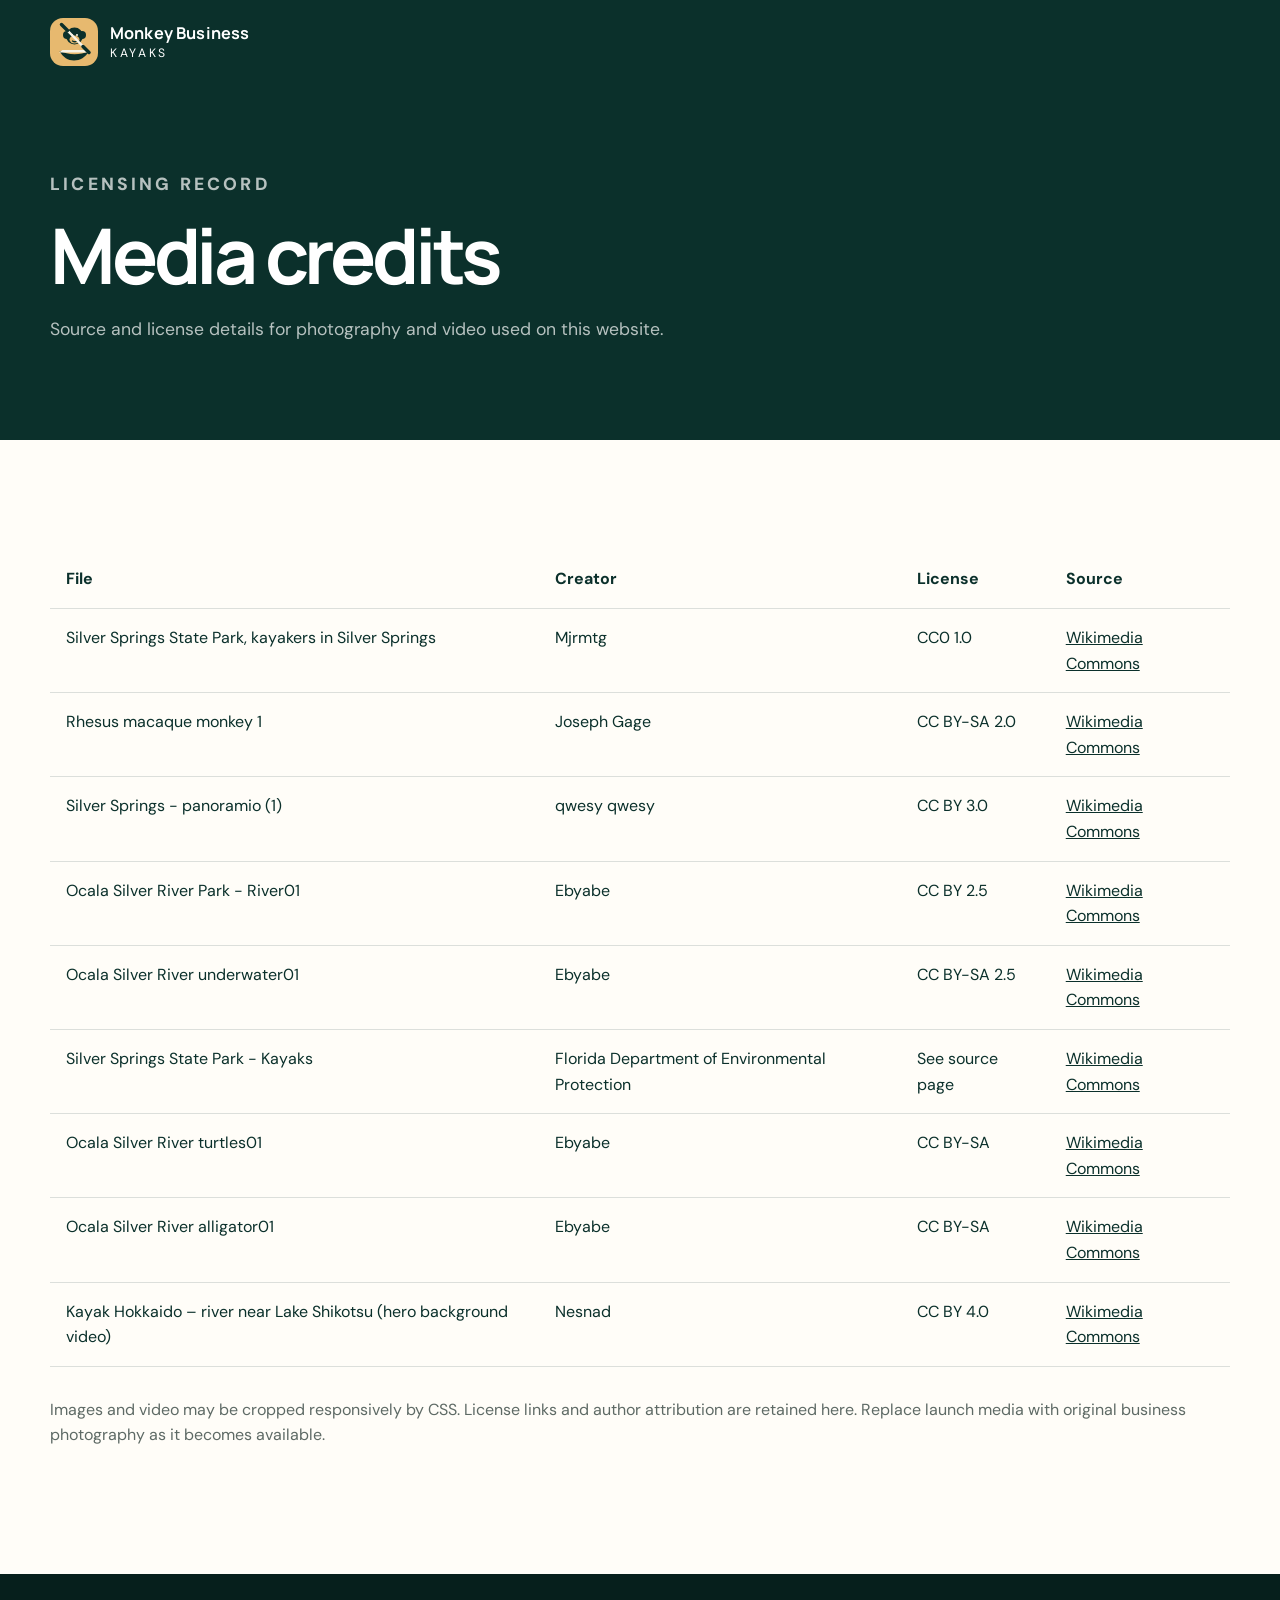
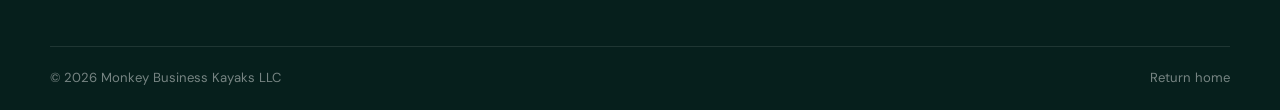
<file: media-credits.html>
<!doctype html><html lang="en"><head><meta charset="utf-8"><meta name="viewport" content="width=device-width,initial-scale=1"><title>Media Credits | Monkey Business Kayaks</title><link rel="icon" href="assets/logo-mark.svg" type="image/svg+xml"><link rel="stylesheet" href="assets/styles.css"><script defer src="assets/script.js"></script></head><body><header class="site-header scrolled" id="site-header"><div class="container nav-wrap"><a class="brand" href="index.html"><img src="assets/logo-mark.svg" alt="" width="48" height="48"><span><strong>Monkey Business</strong><small>Kayaks</small></span></a></div></header><main><section class="page-hero"><div class="container"><p class="eyebrow">Licensing record</p><h1>Media credits</h1><p>Source and license details for photography and video used on this website.</p></div></section><section class="section section-light"><div class="container"><table class="credits-table"><thead><tr><th>File</th><th>Creator</th><th>License</th><th>Source</th></tr></thead><tbody>
<tr><td>Silver Springs State Park, kayakers in Silver Springs</td><td>Mjrmtg</td><td>CC0 1.0</td><td><a href="https://commons.wikimedia.org/wiki/File:Silver_Springs_State_Park,_kayakers_in_Silver_Springs.jpg">Wikimedia Commons</a></td></tr>
<tr><td>Rhesus macaque monkey 1</td><td>Joseph Gage</td><td>CC BY-SA 2.0</td><td><a href="https://commons.wikimedia.org/wiki/File:Rhesus_macaque_monkey_1.jpg">Wikimedia Commons</a></td></tr>
<tr><td>Silver Springs - panoramio (1)</td><td>qwesy qwesy</td><td>CC BY 3.0</td><td><a href="https://commons.wikimedia.org/wiki/File:Silver_Springs_-_panoramio_(1).jpg">Wikimedia Commons</a></td></tr>
<tr><td>Ocala Silver River Park - River01</td><td>Ebyabe</td><td>CC BY 2.5</td><td><a href="https://commons.wikimedia.org/wiki/File:Ocala_Silver_River_Park_-_River01.jpg">Wikimedia Commons</a></td></tr>
<tr><td>Ocala Silver River underwater01</td><td>Ebyabe</td><td>CC BY-SA 2.5</td><td><a href="https://commons.wikimedia.org/wiki/File:Ocala_Silver_River_underwater01.jpg">Wikimedia Commons</a></td></tr>
<tr><td>Silver Springs State Park - Kayaks</td><td>Florida Department of Environmental Protection</td><td>See source page</td><td><a href="https://commons.wikimedia.org/wiki/File:Silver_Springs_State_Park_-_Kayaks.jpg">Wikimedia Commons</a></td></tr>
<tr><td>Ocala Silver River turtles01</td><td>Ebyabe</td><td>CC BY-SA</td><td><a href="https://commons.wikimedia.org/wiki/File:Ocala_Silver_River_turtles01.jpg">Wikimedia Commons</a></td></tr>
<tr><td>Ocala Silver River alligator01</td><td>Ebyabe</td><td>CC BY-SA</td><td><a href="https://commons.wikimedia.org/wiki/File:Ocala_Silver_River_alligator01.jpg">Wikimedia Commons</a></td></tr>
<tr><td>Kayak Hokkaido – river near Lake Shikotsu (hero background video)</td><td>Nesnad</td><td>CC BY 4.0</td><td><a href="https://commons.wikimedia.org/wiki/File:Kayak_Hokkaido_-_river_near_Lake_Shikotsu_-_2016_08_15_.webm">Wikimedia Commons</a></td></tr>
</tbody></table><p style="margin-top:30px;color:#5e6a65">Images and video may be cropped responsively by CSS. License links and author attribution are retained here. Replace launch media with original business photography as it becomes available.</p></div></section></main><footer class="site-footer"><div class="container footer-bottom" style="margin-top:0"><span>© <span id="year"></span> Monkey Business Kayaks LLC</span><a href="index.html">Return home</a></div></footer></body></html>
</file>
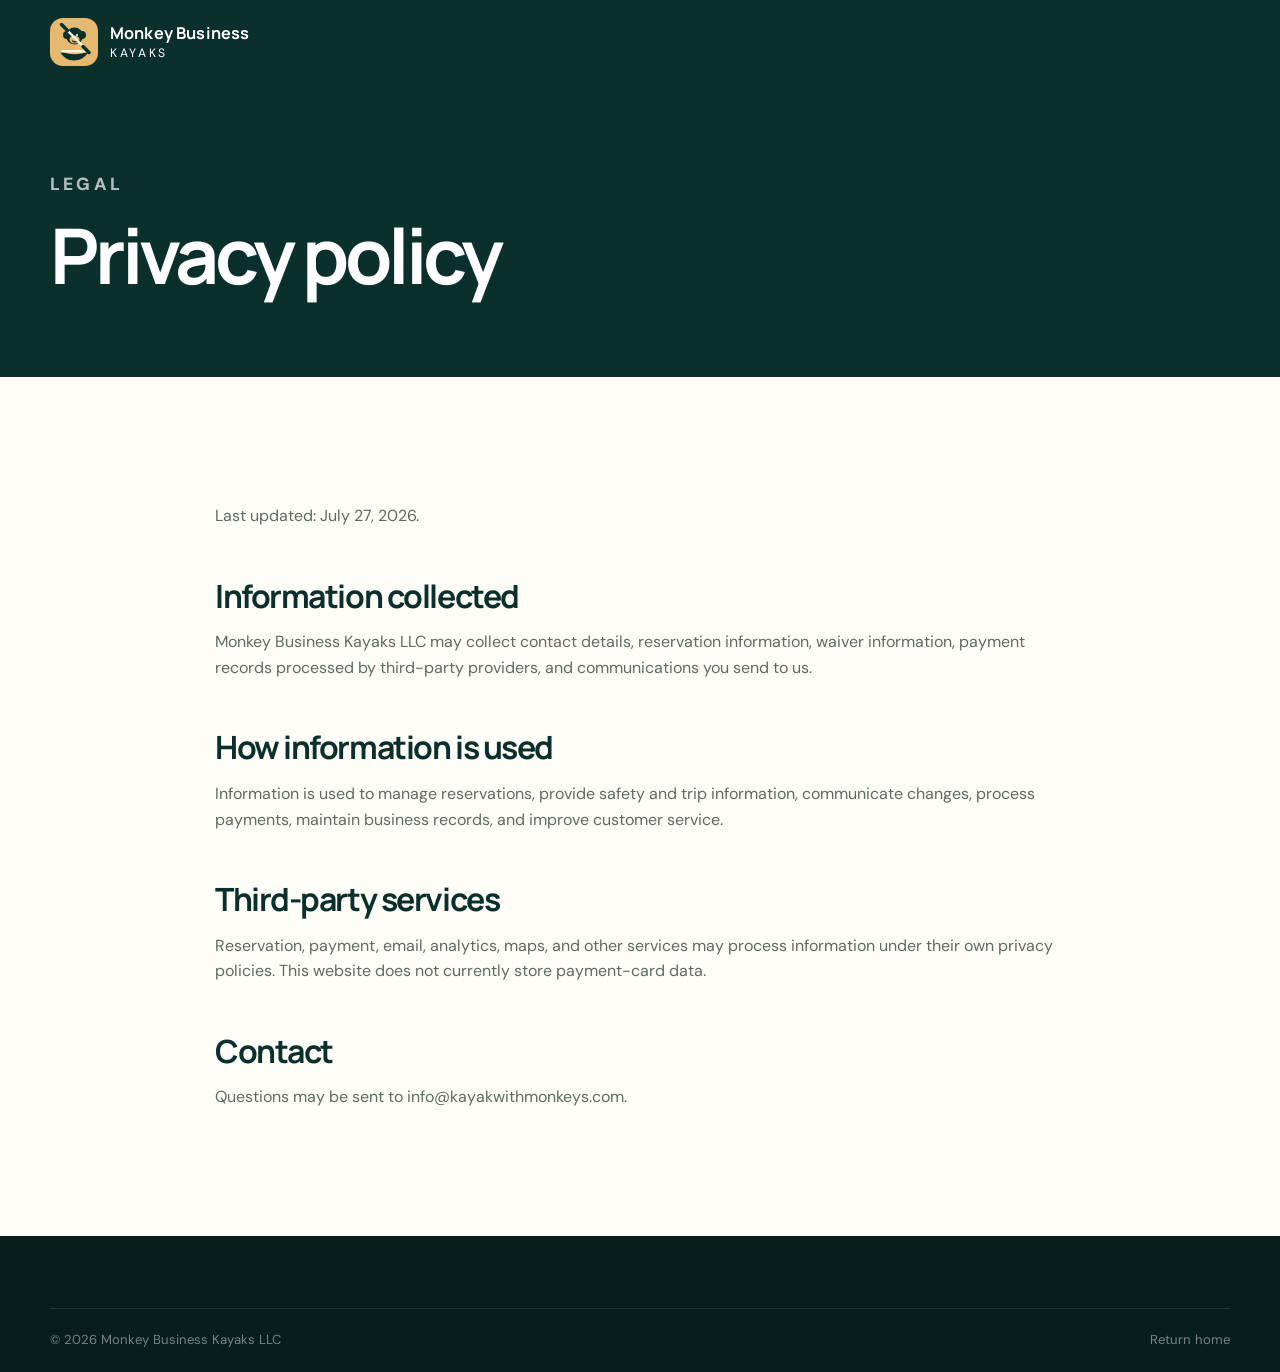
<file: privacy.html>
<!doctype html><html lang="en"><head><meta charset="utf-8"><meta name="viewport" content="width=device-width,initial-scale=1"><title>Privacy Policy | Monkey Business Kayaks</title><link rel="stylesheet" href="assets/styles.css"><link rel="icon" href="assets/logo-mark.svg" type="image/svg+xml"><script defer src="assets/script.js"></script></head><body><header class="site-header scrolled" id="site-header"><div class="container nav-wrap"><a class="brand" href="index.html"><img src="assets/logo-mark.svg" alt="" width="48" height="48"><span><strong>Monkey Business</strong><small>Kayaks</small></span></a></div></header><main><section class="page-hero"><div class="container"><p class="eyebrow">Legal</p><h1>Privacy policy</h1></div></section><section class="section"><div class="container legal"><p>Last updated: July 27, 2026.</p><h2>Information collected</h2><p>Monkey Business Kayaks LLC may collect contact details, reservation information, waiver information, payment records processed by third-party providers, and communications you send to us.</p><h2>How information is used</h2><p>Information is used to manage reservations, provide safety and trip information, communicate changes, process payments, maintain business records, and improve customer service.</p><h2>Third-party services</h2><p>Reservation, payment, email, analytics, maps, and other services may process information under their own privacy policies. This website does not currently store payment-card data.</p><h2>Contact</h2><p>Questions may be sent to <a href="mailto:info@kayakwithmonkeys.com">info@kayakwithmonkeys.com</a>.</p></div></section></main><footer class="site-footer"><div class="container footer-bottom" style="margin-top:0"><span>© <span id="year"></span> Monkey Business Kayaks LLC</span><a href="index.html">Return home</a></div></footer></body></html>
</file>
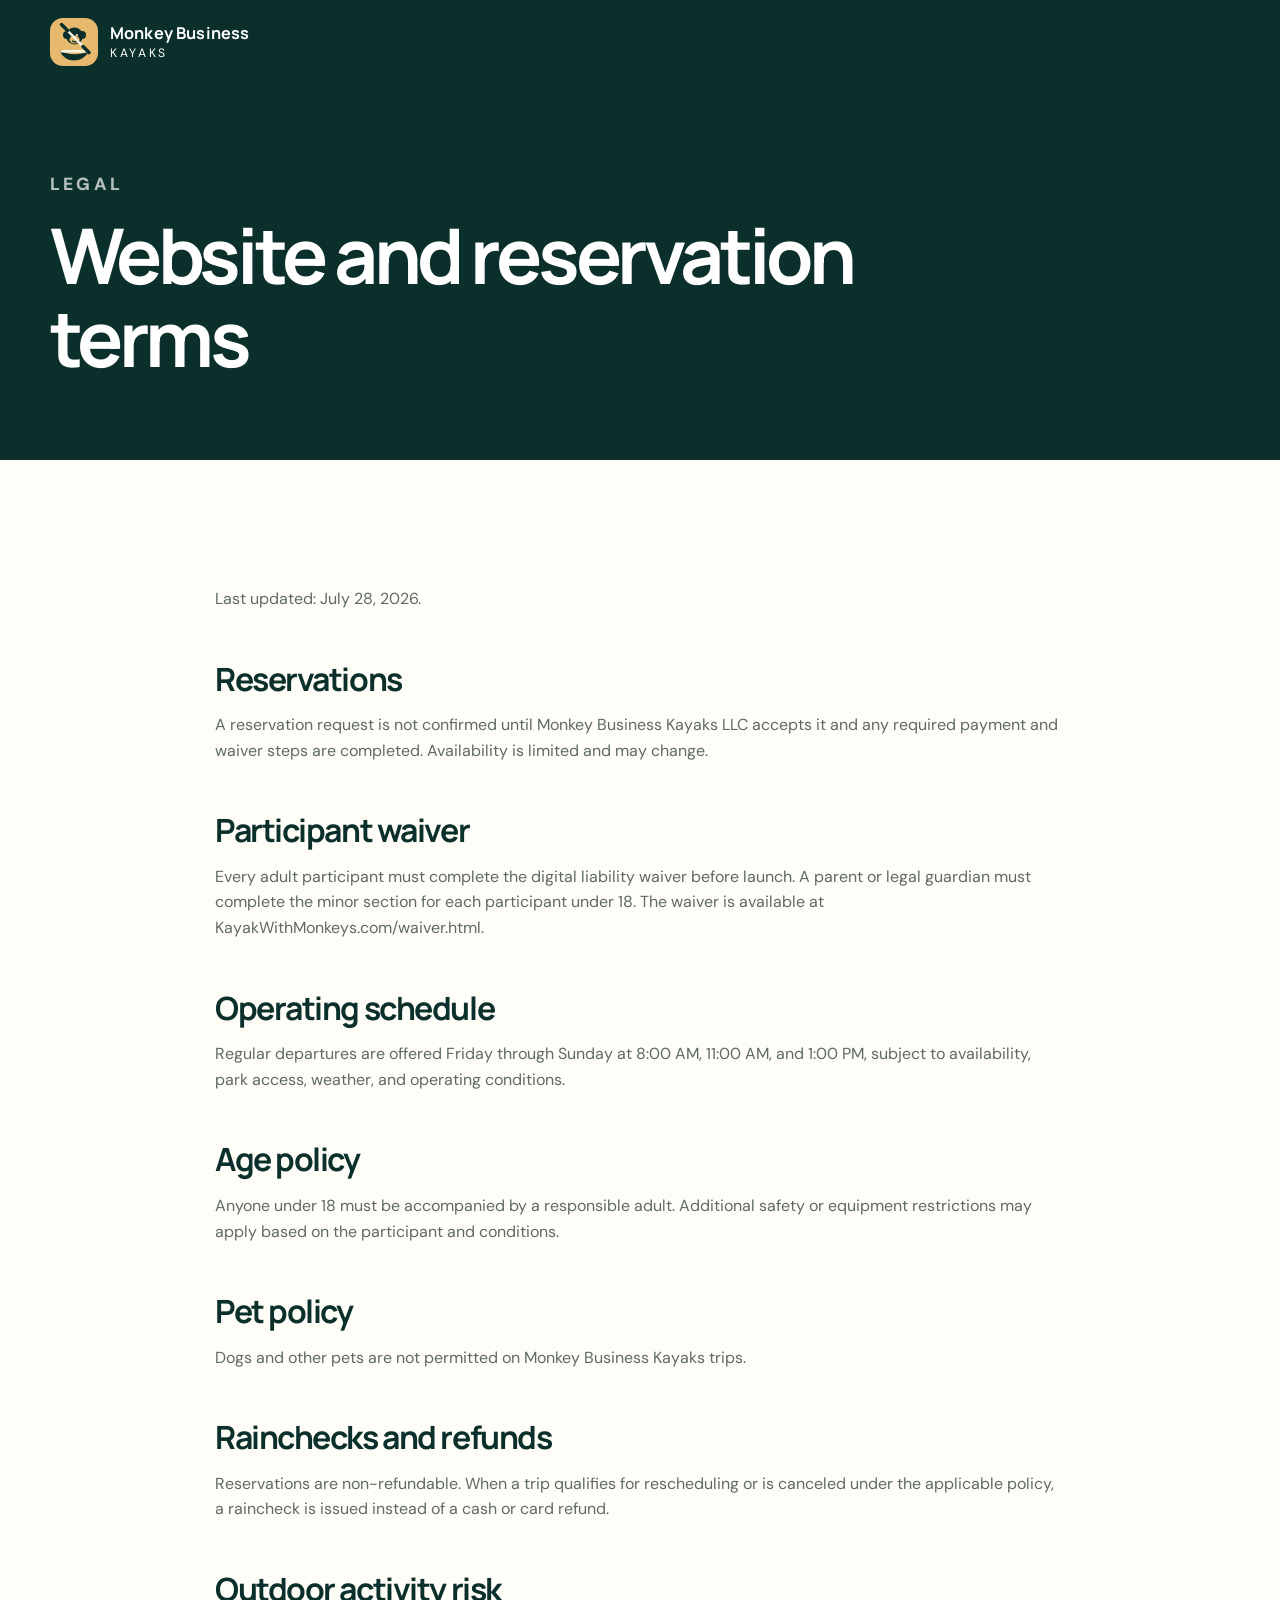
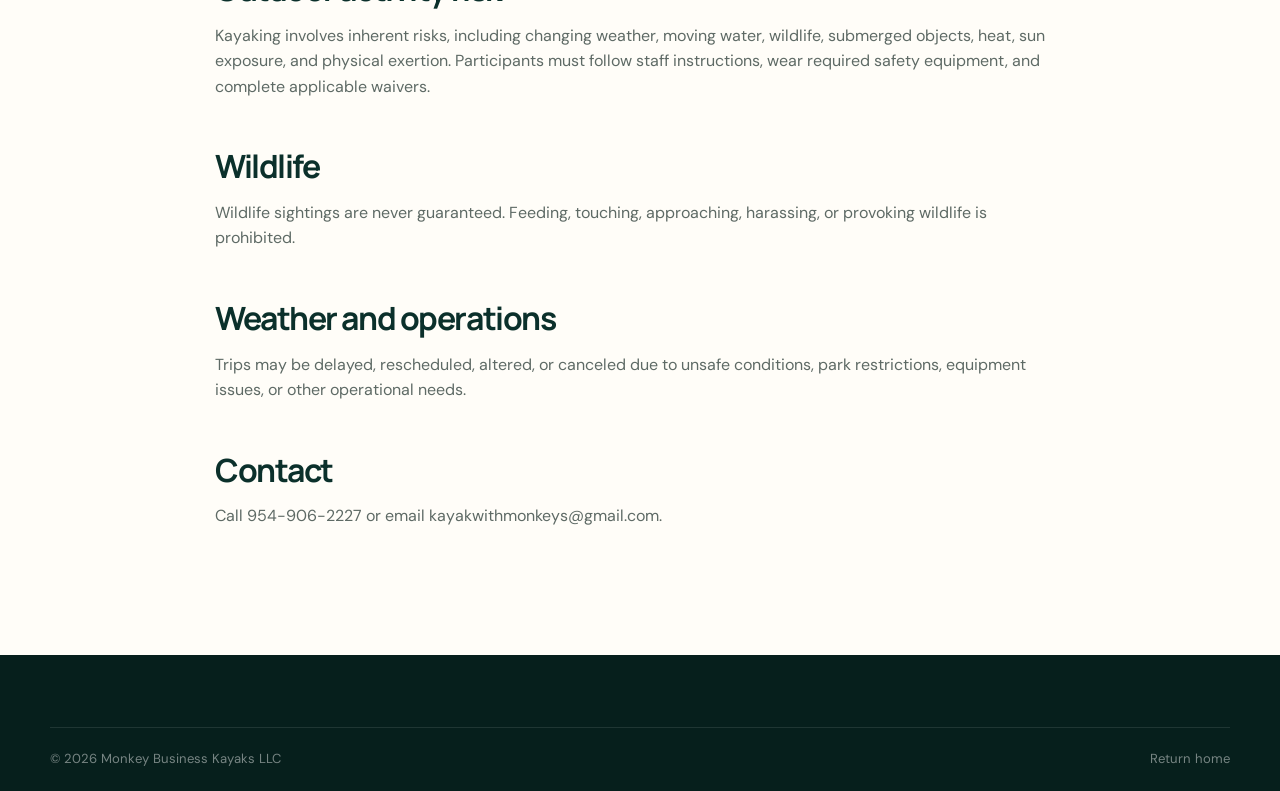
<file: terms.html>
<!doctype html>
<html lang="en">
<head>
  <meta charset="utf-8" />
  <meta name="viewport" content="width=device-width,initial-scale=1" />
  <title>Terms | Monkey Business Kayaks</title>
  <link rel="stylesheet" href="assets/styles.css" />
  <link rel="icon" href="assets/logo-mark.svg" type="image/svg+xml" />
  <script defer src="assets/script.js"></script>
</head>
<body>
  <header class="site-header scrolled" id="site-header"><div class="container nav-wrap"><a class="brand" href="index.html"><img src="assets/logo-mark.svg" alt="" width="48" height="48" /><span><strong>Monkey Business</strong><small>Kayaks</small></span></a></div></header>
  <main>
    <section class="page-hero"><div class="container"><p class="eyebrow">Legal</p><h1>Website and reservation terms</h1></div></section>
    <section class="section"><div class="container legal">
      <p>Last updated: July 28, 2026.</p>
      <h2>Reservations</h2><p>A reservation request is not confirmed until Monkey Business Kayaks LLC accepts it and any required payment and waiver steps are completed. Availability is limited and may change.</p>
      <h2>Participant waiver</h2><p>Every adult participant must complete the digital liability waiver before launch. A parent or legal guardian must complete the minor section for each participant under 18. The waiver is available at <a href="waiver.html">KayakWithMonkeys.com/waiver.html</a>.</p>
      <h2>Operating schedule</h2><p>Regular departures are offered Friday through Sunday at 8:00 AM, 11:00 AM, and 1:00 PM, subject to availability, park access, weather, and operating conditions.</p>
      <h2>Age policy</h2><p>Anyone under 18 must be accompanied by a responsible adult. Additional safety or equipment restrictions may apply based on the participant and conditions.</p>
      <h2>Pet policy</h2><p>Dogs and other pets are not permitted on Monkey Business Kayaks trips.</p>
      <h2>Rainchecks and refunds</h2><p>Reservations are non-refundable. When a trip qualifies for rescheduling or is canceled under the applicable policy, a raincheck is issued instead of a cash or card refund.</p>
      <h2>Outdoor activity risk</h2><p>Kayaking involves inherent risks, including changing weather, moving water, wildlife, submerged objects, heat, sun exposure, and physical exertion. Participants must follow staff instructions, wear required safety equipment, and complete applicable waivers.</p>
      <h2>Wildlife</h2><p>Wildlife sightings are never guaranteed. Feeding, touching, approaching, harassing, or provoking wildlife is prohibited.</p>
      <h2>Weather and operations</h2><p>Trips may be delayed, rescheduled, altered, or canceled due to unsafe conditions, park restrictions, equipment issues, or other operational needs.</p>
      <h2>Contact</h2><p>Call <a href="tel:+19549062227">954-906-2227</a> or email <a href="mailto:kayakwithmonkeys@gmail.com">kayakwithmonkeys@gmail.com</a>.</p>
    </div></section>
  </main>
  <footer class="site-footer"><div class="container footer-bottom" style="margin-top:0"><span>© <span id="year"></span> Monkey Business Kayaks LLC</span><a href="index.html">Return home</a></div></footer>
</body>
</html>
</file>
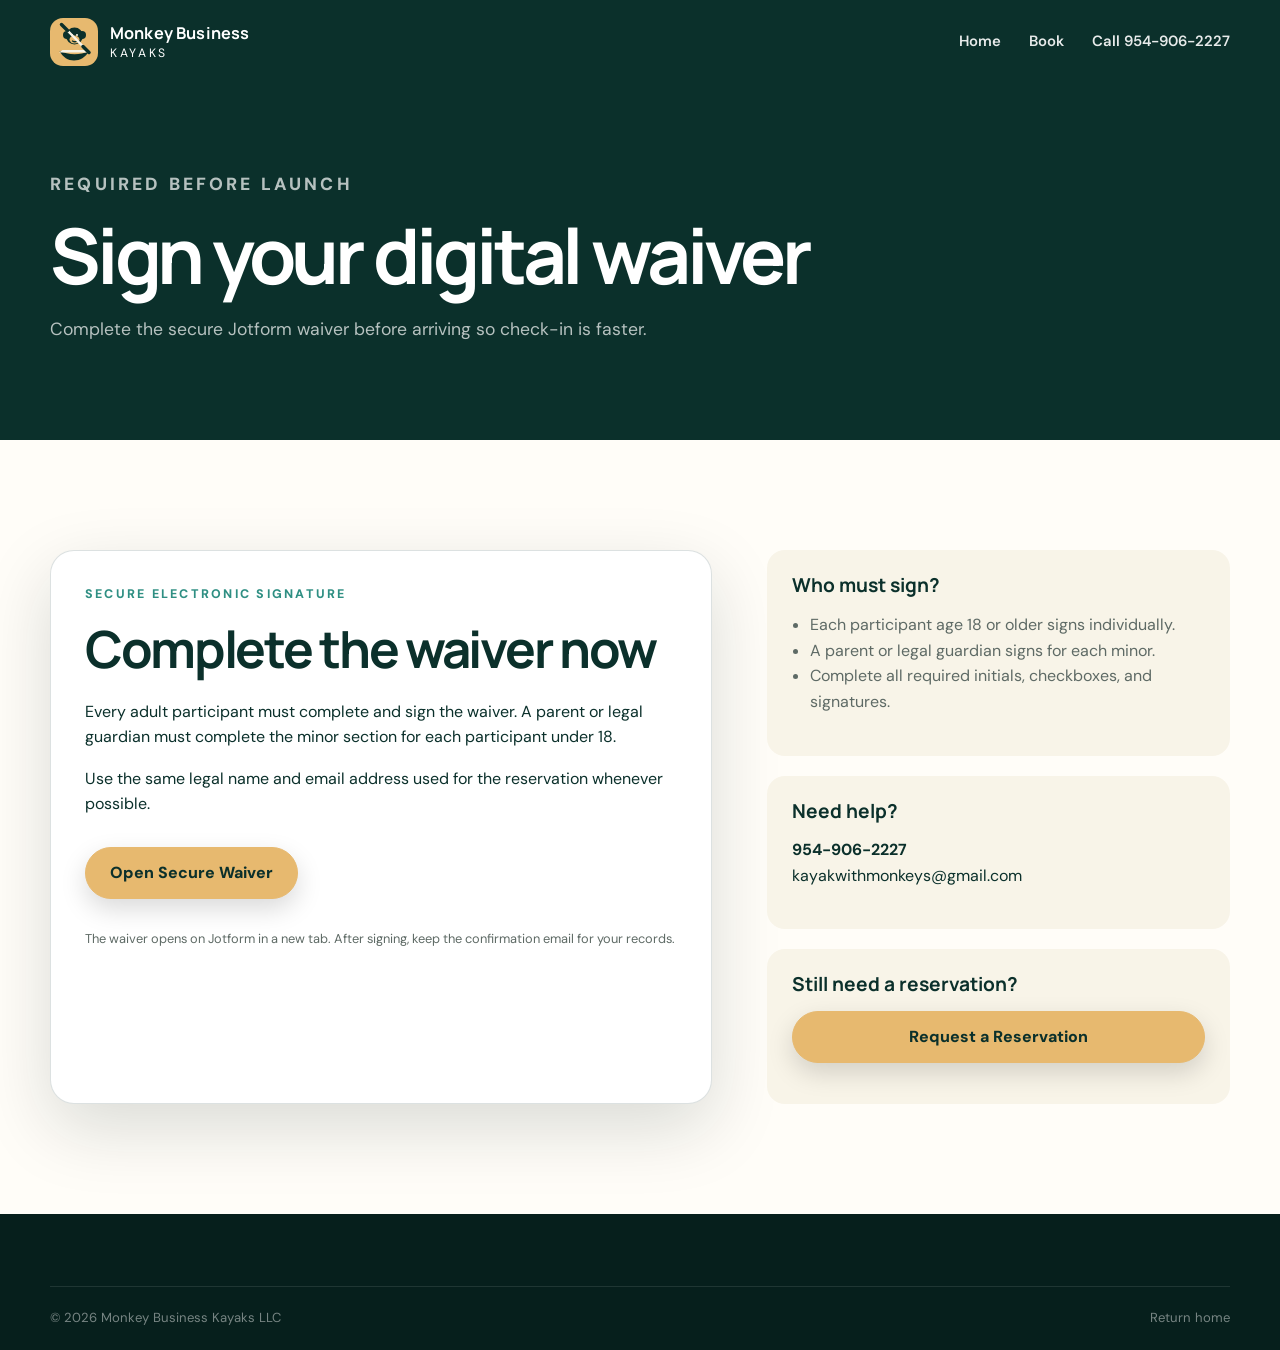
<file: waiver.html>
<!doctype html>
<html lang="en">
<head>
  <meta charset="utf-8" />
  <meta name="viewport" content="width=device-width,initial-scale=1" />
  <title>Sign the Kayak Waiver | Monkey Business Kayaks</title>
  <meta name="description" content="Complete the required digital liability waiver for your Monkey Business Kayaks Silver River trip." />
  <link rel="canonical" href="https://kayakwithmonkeys.com/waiver.html" />
  <link rel="stylesheet" href="assets/styles.css" />
  <link rel="icon" href="assets/logo-mark.svg" type="image/svg+xml" />
  <script defer src="assets/script.js"></script>
</head>
<body>
  <header class="site-header scrolled" id="site-header">
    <div class="container nav-wrap">
      <a class="brand" href="index.html"><img src="assets/logo-mark.svg" alt="" width="48" height="48" /><span><strong>Monkey Business</strong><small>Kayaks</small></span></a>
      <nav class="primary-nav" aria-label="Primary navigation"><a href="index.html">Home</a><a href="book.html">Book</a><a href="tel:+19549062227">Call 954-906-2227</a></nav>
    </div>
  </header>
  <main>
    <section class="page-hero">
      <div class="container"><p class="eyebrow">Required before launch</p><h1>Sign your digital waiver</h1><p>Complete the secure Jotform waiver before arriving so check-in is faster.</p></div>
    </section>
    <section class="section section-light">
      <div class="container booking-layout">
        <div class="booking-form">
          <p class="eyebrow dark">Secure electronic signature</p>
          <h2 style="font-size:clamp(2rem,4vw,3.6rem);margin-bottom:22px">Complete the waiver now</h2>
          <p>Every adult participant must complete and sign the waiver. A parent or legal guardian must complete the minor section for each participant under 18.</p>
          <p>Use the same legal name and email address used for the reservation whenever possible.</p>
          <p style="margin:30px 0"><a class="button" href="https://www.jotform.com/sign/262081512826050/invite/01kykpfbh32583e6c994c70bc3" target="_blank" rel="noopener noreferrer">Open Secure Waiver</a></p>
          <p class="fine-print" style="text-align:left;color:#5e6a65">The waiver opens on Jotform in a new tab. After signing, keep the confirmation email for your records.</p>
        </div>
        <aside class="booking-sidebar">
          <div class="booking-note"><h3>Who must sign?</h3><ul><li>Each participant age 18 or older signs individually.</li><li>A parent or legal guardian signs for each minor.</li><li>Complete all required initials, checkboxes, and signatures.</li></ul></div>
          <div class="booking-note"><h3>Need help?</h3><p><a href="tel:+19549062227"><strong>954-906-2227</strong></a><br /><a href="mailto:kayakwithmonkeys@gmail.com">kayakwithmonkeys@gmail.com</a></p></div>
          <div class="booking-note"><h3>Still need a reservation?</h3><p><a class="button button-full" href="book.html">Request a Reservation</a></p></div>
        </aside>
      </div>
    </section>
  </main>
  <footer class="site-footer"><div class="container footer-bottom" style="margin-top:0"><span>© <span id="year"></span> Monkey Business Kayaks LLC</span><a href="index.html">Return home</a></div></footer>
</body>
</html>
</file>
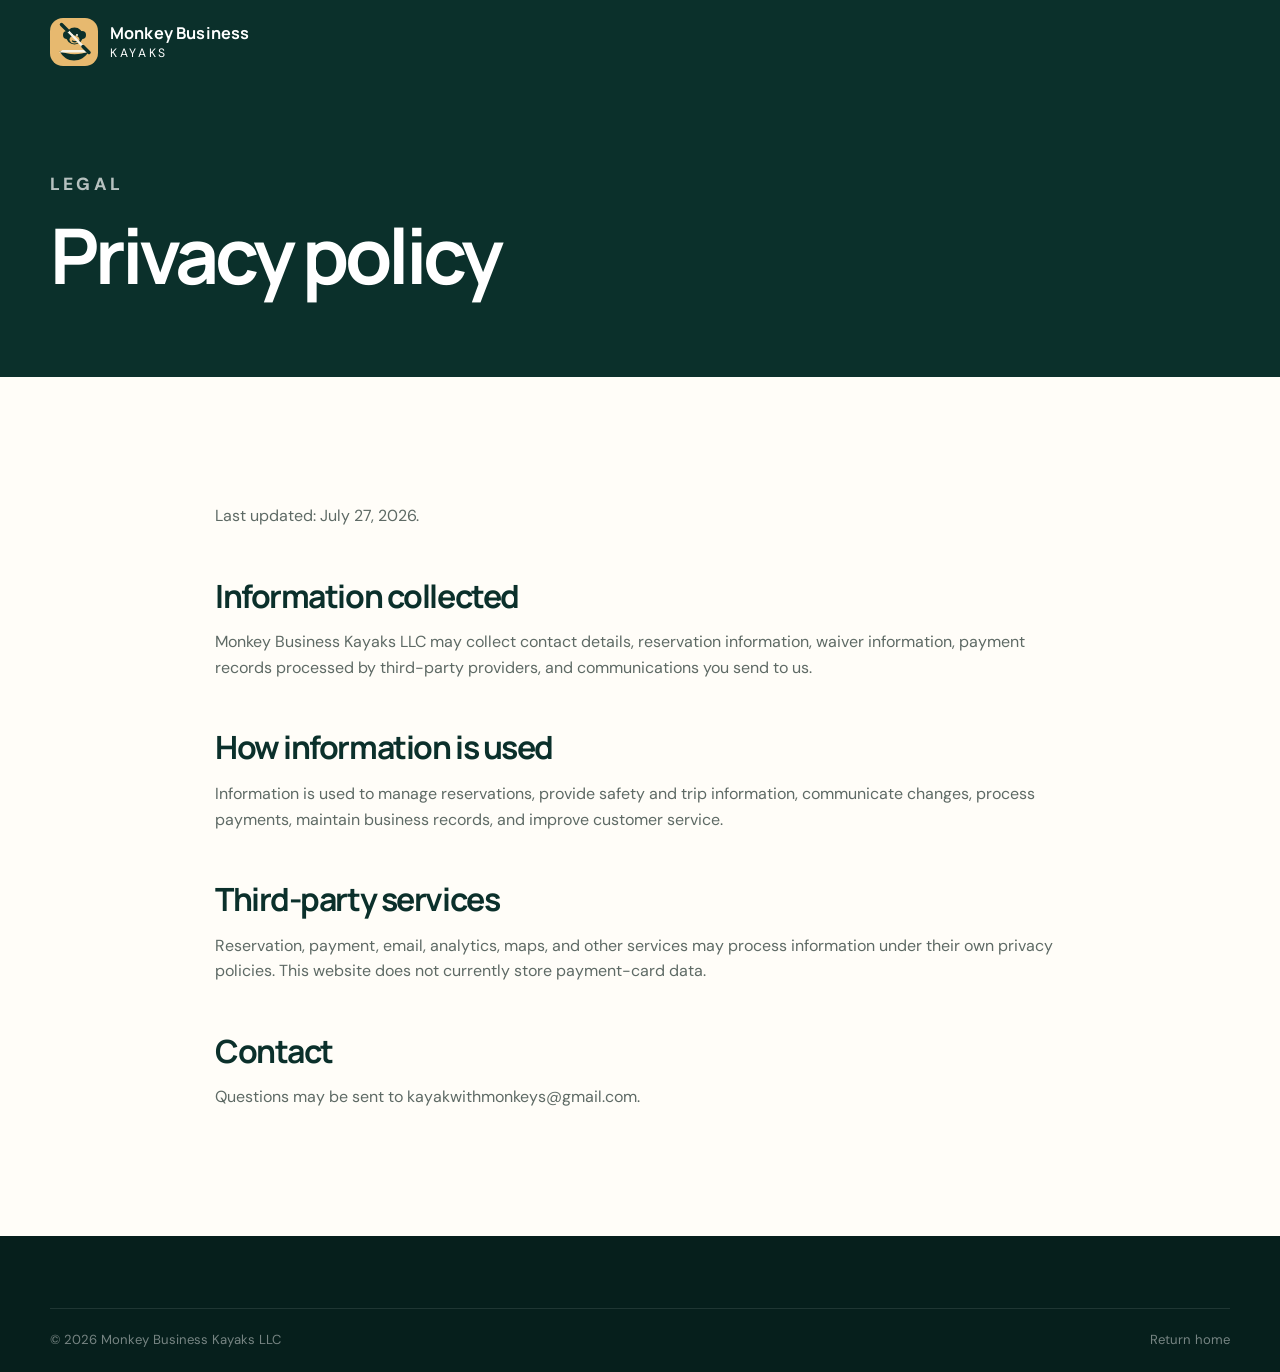
<file: KayakwithMonkeys/privacy.html>
<!doctype html><html lang="en"><head><meta charset="utf-8"><meta name="viewport" content="width=device-width,initial-scale=1"><title>Privacy Policy | Monkey Business Kayaks</title><link rel="stylesheet" href="assets/styles.css"><link rel="icon" href="assets/logo-mark.svg" type="image/svg+xml"><script defer src="assets/script.js"></script></head><body><header class="site-header scrolled" id="site-header"><div class="container nav-wrap"><a class="brand" href="index.html"><img src="assets/logo-mark.svg" alt="" width="48" height="48"><span><strong>Monkey Business</strong><small>Kayaks</small></span></a></div></header><main><section class="page-hero"><div class="container"><p class="eyebrow">Legal</p><h1>Privacy policy</h1></div></section><section class="section"><div class="container legal"><p>Last updated: July 27, 2026.</p><h2>Information collected</h2><p>Monkey Business Kayaks LLC may collect contact details, reservation information, waiver information, payment records processed by third-party providers, and communications you send to us.</p><h2>How information is used</h2><p>Information is used to manage reservations, provide safety and trip information, communicate changes, process payments, maintain business records, and improve customer service.</p><h2>Third-party services</h2><p>Reservation, payment, email, analytics, maps, and other services may process information under their own privacy policies. This website does not currently store payment-card data.</p><h2>Contact</h2><p>Questions may be sent to <a href="mailto:kayakwithmonkeys@gmail.com">kayakwithmonkeys@gmail.com</a>.</p></div></section></main><footer class="site-footer"><div class="container footer-bottom" style="margin-top:0"><span>© <span id="year"></span> Monkey Business Kayaks LLC</span><a href="index.html">Return home</a></div></footer></body></html>
</file>
<file: assets/styles.css>
@import url('https://fonts.googleapis.com/css2?family=DM+Sans:wght@400;500;600;700&family=Manrope:wght@500;600;700;800&display=swap');

:root{--ink:#0b302b;--ink-2:#123e37;--spring:#2f8f83;--lime:#b7d680;--sand:#e7b96f;--cream:#f8f4e8;--paper:#fffdf8;--muted:#5e6a65;--line:rgba(11,48,43,.14);--shadow:0 24px 70px rgba(4,28,24,.15);--radius:24px;--container:min(1180px,calc(100% - 40px))}
*{box-sizing:border-box}html{scroll-behavior:smooth}body{margin:0;background:var(--paper);color:var(--ink);font-family:"DM Sans",sans-serif;line-height:1.6}img{display:block;max-width:100%}a{color:inherit;text-decoration:none}button{font:inherit}.container{width:var(--container);margin-inline:auto}.skip-link{position:fixed;left:16px;top:-80px;background:#fff;color:#000;padding:10px 14px;z-index:9999}.skip-link:focus{top:16px}.site-header{position:fixed;inset:0 0 auto;z-index:100;padding:18px 0;transition:.25s}.site-header.scrolled{background:rgba(8,37,33,.92);backdrop-filter:blur(16px);padding:10px 0;box-shadow:0 10px 35px rgba(0,0,0,.16)}.nav-wrap{display:flex;align-items:center;justify-content:space-between}.brand{display:flex;align-items:center;gap:12px;color:#fff}.brand img{width:48px;height:48px}.brand span{display:flex;flex-direction:column;line-height:1}.brand strong{font-family:Manrope,sans-serif;font-size:1.02rem;letter-spacing:.01em}.brand small{font-size:.76rem;text-transform:uppercase;letter-spacing:.22em;margin-top:6px}.primary-nav{display:flex;align-items:center;gap:28px;color:#fff;font-size:.93rem;font-weight:600}.primary-nav>a:not(.button){opacity:.9}.primary-nav>a:hover{opacity:1}.button{display:inline-flex;align-items:center;justify-content:center;min-height:52px;padding:0 24px;border-radius:999px;background:var(--sand);color:var(--ink);font-weight:800;border:1px solid var(--sand);box-shadow:0 10px 26px rgba(0,0,0,.15);transition:.2s}.button:hover{transform:translateY(-2px);filter:brightness(1.04)}.button-small{min-height:42px;padding:0 18px}.button-ghost{background:rgba(255,255,255,.08);border-color:rgba(255,255,255,.45);color:#fff;backdrop-filter:blur(10px)}.button-full{width:100%}.menu-toggle{display:none;background:none;border:0;padding:10px}.menu-toggle span{display:block;width:25px;height:2px;background:#fff;margin:5px}.hero{position:relative;min-height:100svh;display:grid;align-items:end;overflow:hidden;color:#fff}.hero-media,.hero-overlay{position:absolute;inset:0;width:100%;height:100%}.hero-media{object-fit:cover;object-position:center}.hero-overlay{background:linear-gradient(90deg,rgba(3,27,23,.88) 0%,rgba(3,27,23,.56) 48%,rgba(3,27,23,.1) 100%),linear-gradient(0deg,rgba(3,27,23,.7),transparent 50%)}.hero-content{position:relative;z-index:2;padding:170px 0 70px}.eyebrow{text-transform:uppercase;letter-spacing:.18em;font-size:.78rem;font-weight:800;margin:0 0 16px;color:#dce6bf}.eyebrow.dark{color:var(--spring)}h1,h2,h3{font-family:Manrope,sans-serif;line-height:1.08;margin:0}h1{font-size:clamp(3.3rem,7vw,7rem);max-width:920px;letter-spacing:-.055em}h2{font-size:clamp(2.3rem,4.6vw,4.7rem);letter-spacing:-.045em}.hero-copy{font-size:clamp(1.05rem,2vw,1.3rem);max-width:680px;color:rgba(255,255,255,.88);margin:24px 0 30px}.hero-actions{display:flex;gap:14px;flex-wrap:wrap}.hero-badges{list-style:none;padding:0;margin:64px 0 0;display:flex;gap:56px}.hero-badges li{display:flex;flex-direction:column}.hero-badges strong{font-size:1.4rem}.hero-badges span{font-size:.85rem;color:rgba(255,255,255,.68)}.scroll-cue{position:absolute;z-index:3;right:40px;bottom:35px;width:42px;height:66px;border:1px solid rgba(255,255,255,.4);border-radius:24px}.scroll-cue span{display:block;width:6px;height:6px;background:#fff;border-radius:50%;margin:12px auto;animation:scroll 1.7s infinite}@keyframes scroll{0%{transform:translateY(0);opacity:1}100%{transform:translateY(26px);opacity:0}}.section{padding:110px 0}.section-light{background:var(--paper)}.section-dark{background:var(--ink);color:#fff}.section-heading{margin-bottom:54px}.section-heading.narrow{max-width:780px;margin-inline:auto;text-align:center}.section-heading p{font-size:1.08rem;color:var(--muted);margin:20px auto 0}.section-dark .section-heading p{color:rgba(255,255,255,.67)}.heading-row{display:grid;grid-template-columns:1.2fr .8fr;gap:70px;align-items:end}.steps{display:grid;grid-template-columns:repeat(4,1fr);border-top:1px solid var(--line);border-bottom:1px solid var(--line)}.step{padding:38px 28px;border-right:1px solid var(--line)}.step:last-child{border:0}.step>span{display:inline-grid;place-items:center;width:40px;height:40px;border-radius:50%;background:var(--ink);color:#fff;font-weight:800;margin-bottom:44px}.step h3{font-size:1.35rem}.step p{color:var(--muted);margin:10px 0 0}.split-feature{display:grid;grid-template-columns:1.05fr .95fr;min-height:700px;background:var(--ink);color:#fff}.split-image{min-height:620px}.split-image img{width:100%;height:100%;object-fit:cover}.split-copy{display:flex;flex-direction:column;justify-content:center;padding:80px clamp(40px,7vw,110px)}.split-copy h2{max-width:650px}.split-copy>p:not(.eyebrow){color:rgba(255,255,255,.73);font-size:1.1rem;max-width:600px;margin:26px 0}.notice{border-left:3px solid var(--sand);padding:13px 0 13px 18px;color:rgba(255,255,255,.78);max-width:600px}.text-link{margin-top:34px;font-weight:800;color:var(--sand)}.pricing-grid{display:grid;grid-template-columns:repeat(2,minmax(0,1fr));gap:24px;max-width:930px;margin:auto}.price-card{border:1px solid rgba(255,255,255,.16);background:rgba(255,255,255,.055);padding:38px;border-radius:var(--radius);position:relative}.price-card.featured{border-color:var(--sand);transform:translateY(-12px);box-shadow:0 24px 70px rgba(0,0,0,.22)}.tag{display:inline-block;background:rgba(231,185,111,.14);color:var(--sand);border:1px solid rgba(231,185,111,.35);padding:7px 11px;border-radius:999px;font-size:.75rem;font-weight:800;text-transform:uppercase;letter-spacing:.1em}.price-card h3{font-size:2rem;margin-top:22px}.price-card-top p{color:rgba(255,255,255,.62)}.price{font-family:Manrope,sans-serif;font-size:4.4rem;font-weight:800;letter-spacing:-.05em;margin:30px 0 18px}.price span{font-size:1.5rem;vertical-align:top;margin-right:4px}.price-card ul{list-style:none;padding:0;margin:0 0 32px}.price-card li{padding:11px 0;border-bottom:1px solid rgba(255,255,255,.1)}.price-card li:before{content:"✓";color:var(--lime);margin-right:10px;font-weight:900}.fine-print{font-size:.8rem;color:rgba(255,255,255,.48);text-align:center;max-width:780px;margin:28px auto 0}.wildlife-grid{display:grid;grid-template-columns:1.2fr .8fr .8fr;grid-template-rows:340px 300px;gap:18px}.wild-card{position:relative;overflow:hidden;border-radius:var(--radius);box-shadow:var(--shadow)}.wild-card-large{grid-row:1/3}.wild-card-wide{grid-column:2/4}.wild-card img{width:100%;height:100%;object-fit:cover;transition:.5s}.wild-card:hover img{transform:scale(1.04)}.wild-card:after{content:"";position:absolute;inset:30% 0 0;background:linear-gradient(transparent,rgba(3,27,23,.94))}.wild-card div{position:absolute;z-index:2;left:24px;right:24px;bottom:22px;color:#fff}.wild-card span{font-size:.73rem;text-transform:uppercase;letter-spacing:.15em;color:var(--sand);font-weight:800}.wild-card h3{font-size:1.65rem;margin-top:5px}.wild-card p{margin:8px 0 0;color:rgba(255,255,255,.74);font-size:.92rem}.river-section{position:relative;min-height:880px;color:#fff;overflow:hidden}.river-bg,.river-overlay{position:absolute;inset:0;width:100%;height:100%}.river-bg{object-fit:cover}.river-overlay{background:linear-gradient(90deg,rgba(4,32,28,.94),rgba(4,32,28,.52),rgba(4,32,28,.2))}.river-content{position:relative;z-index:2;padding:110px 0}.section-heading.left{max-width:680px}.section-heading.left p{margin-left:0}.route{position:relative;display:grid;grid-template-columns:repeat(4,1fr);gap:24px;max-width:1000px;margin:60px 0 55px}.route-line{position:absolute;height:2px;background:rgba(255,255,255,.35);left:5%;right:5%;top:25px}.route article{position:relative}.route article>span{position:relative;z-index:2;display:grid;place-items:center;width:50px;height:50px;border-radius:50%;background:var(--sand);color:var(--ink);font-weight:900;border:7px solid rgba(9,47,41,.82);box-sizing:content-box}.route h3{font-size:1.05rem;margin-top:22px}.route p{font-size:.87rem;color:rgba(255,255,255,.7);max-width:180px}.safety-grid{display:grid;grid-template-columns:.8fr 1.2fr;gap:90px}.safety-grid>div:first-child p:not(.eyebrow){color:var(--muted);font-size:1.08rem}.feature-list{display:grid;grid-template-columns:repeat(2,1fr);gap:26px}.feature-list article{display:flex;gap:16px;padding:24px;border:1px solid var(--line);border-radius:18px}.feature-list article>span{display:grid;place-items:center;flex:0 0 34px;height:34px;border-radius:50%;background:var(--ink);color:#fff;font-weight:900}.feature-list h3{font-size:1.05rem}.feature-list p{color:var(--muted);font-size:.9rem;margin:8px 0 0}.gallery-strip{display:grid;grid-template-columns:1fr 1.4fr 1fr;height:420px;gap:4px;background:var(--ink)}.gallery-strip figure{margin:0;overflow:hidden}.gallery-strip img{width:100%;height:100%;object-fit:cover;transition:.6s}.gallery-strip figure:hover img{transform:scale(1.04)}.faq-layout{display:grid;grid-template-columns:.72fr 1.28fr;gap:90px}.sticky-heading{align-self:start;position:sticky;top:130px}.faq-list details{border-top:1px solid var(--line);padding:24px 0}.faq-list details:last-child{border-bottom:1px solid var(--line)}.faq-list summary{cursor:pointer;font-family:Manrope,sans-serif;font-size:1.15rem;font-weight:800;list-style:none;display:flex;justify-content:space-between}.faq-list summary::-webkit-details-marker{display:none}.faq-list summary:after{content:"+";font-size:1.35rem}.faq-list details[open] summary:after{content:"−"}.faq-list p{color:var(--muted);max-width:700px}.cta-section{position:relative;min-height:580px;display:grid;place-items:center;text-align:center;color:#fff}.cta-section>img,.cta-overlay{position:absolute;inset:0;width:100%;height:100%}.cta-section>img{object-fit:cover}.cta-overlay{background:rgba(4,31,27,.69)}.cta-content{position:relative;z-index:2}.cta-content h2{max-width:900px;margin:0 auto 34px}.site-footer{background:#061f1c;color:#fff;padding:72px 0 22px}.footer-grid{display:grid;grid-template-columns:1.8fr repeat(3,1fr);gap:60px}.footer-brand p{color:rgba(255,255,255,.6);max-width:340px;margin:22px 0}.site-footer h3{font-size:.87rem;text-transform:uppercase;letter-spacing:.14em;color:var(--sand);margin-bottom:18px}.site-footer div>div:not(.footer-brand)>a{display:block;color:rgba(255,255,255,.68);padding:6px 0}.footer-bottom{border-top:1px solid rgba(255,255,255,.1);margin-top:55px;padding-top:20px;display:flex;justify-content:space-between;color:rgba(255,255,255,.45);font-size:.82rem}

.page-hero{padding:170px 0 80px;background:var(--ink);color:#fff}.page-hero h1{font-size:clamp(3rem,6vw,5.7rem);max-width:900px}.page-hero p{max-width:660px;color:rgba(255,255,255,.7);font-size:1.1rem}.booking-layout{display:grid;grid-template-columns:1fr .7fr;gap:55px}.booking-form{padding:34px;border:1px solid var(--line);border-radius:var(--radius);box-shadow:var(--shadow);background:#fff}.form-grid{display:grid;grid-template-columns:1fr 1fr;gap:18px}.field{display:flex;flex-direction:column;gap:7px}.field.full{grid-column:1/-1}.field label{font-weight:700;font-size:.9rem}.field input,.field select,.field textarea{width:100%;padding:14px;border:1px solid var(--line);border-radius:12px;background:#fff;font:inherit;color:var(--ink)}.field textarea{min-height:120px}.booking-note{background:var(--cream);padding:25px;border-radius:18px}.booking-note h3{font-size:1.2rem}.booking-note ul{padding-left:18px;color:var(--muted)}.booking-sidebar{display:flex;flex-direction:column;gap:20px}.mini-card{padding:26px;border-radius:18px;background:var(--ink);color:#fff}.mini-card p{color:rgba(255,255,255,.7)}.legal{max-width:850px}.legal h2{font-size:2rem;margin-top:50px}.legal p,.legal li{color:var(--muted)}.credits-table{width:100%;border-collapse:collapse}.credits-table th,.credits-table td{text-align:left;padding:16px;border-bottom:1px solid var(--line);vertical-align:top}.credits-table a{text-decoration:underline}
@media(max-width:900px){.primary-nav{display:none;position:absolute;top:70px;left:20px;right:20px;background:rgba(6,31,28,.98);padding:24px;border-radius:18px;flex-direction:column;align-items:stretch}.primary-nav.open{display:flex}.menu-toggle{display:block}.hero-content{padding-top:150px}.hero-badges{gap:25px;flex-wrap:wrap}.steps{grid-template-columns:1fr 1fr}.step:nth-child(2){border-right:0}.split-feature{grid-template-columns:1fr}.split-image{min-height:520px}.heading-row,.safety-grid,.faq-layout,.booking-layout{grid-template-columns:1fr;gap:40px}.wildlife-grid{grid-template-columns:1fr 1fr;grid-template-rows:420px 280px 280px}.wild-card-large{grid-column:1/3;grid-row:auto}.wild-card-wide{grid-column:1/3}.route{grid-template-columns:1fr 1fr}.route-line{display:none}.gallery-strip{height:320px}.footer-grid{grid-template-columns:1fr 1fr}.sticky-heading{position:static}.form-grid{grid-template-columns:1fr}}
@media(max-width:600px){:root{--container:min(100% - 28px,1180px)}.section{padding:78px 0}.hero-content{padding-bottom:45px}.hero-actions{flex-direction:column;align-items:stretch}.hero-badges{margin-top:40px;display:grid;grid-template-columns:repeat(3,1fr);gap:12px}.hero-badges strong{font-size:1rem}.hero-badges span{font-size:.72rem}.scroll-cue{display:none}.steps{grid-template-columns:1fr}.step{border-right:0;border-bottom:1px solid var(--line)}.step:last-child{border-bottom:0}.split-image{min-height:400px}.split-copy{padding:60px 24px}.pricing-grid{grid-template-columns:1fr}.price-card.featured{transform:none}.wildlife-grid{display:flex;flex-direction:column}.wild-card{height:340px}.route{grid-template-columns:1fr}.feature-list{grid-template-columns:1fr}.gallery-strip{grid-template-columns:1fr;height:auto}.gallery-strip figure{height:270px}.footer-grid{grid-template-columns:1fr}.footer-bottom{flex-direction:column;gap:6px}.credits-table,.credits-table tbody,.credits-table tr,.credits-table td{display:block}.credits-table thead{display:none}.credits-table tr{padding:18px 0;border-bottom:1px solid var(--line)}.credits-table td{border:0;padding:4px 0}}


/* Homepage hero background video */
.hero-video{background:#0b302b;object-fit:cover;object-position:center}
.hero-video-toggle{
  position:absolute;
  z-index:4;
  right:clamp(18px,3vw,42px);
  bottom:28px;
  display:inline-flex;
  align-items:center;
  gap:8px;
  border:1px solid rgba(255,255,255,.45);
  border-radius:999px;
  padding:10px 14px;
  background:rgba(4,31,27,.68);
  color:#fff;
  font:700 .78rem/1 Inter,system-ui,sans-serif;
  cursor:pointer;
  backdrop-filter:blur(10px);
  -webkit-backdrop-filter:blur(10px);
}
.hero-video-toggle:hover{background:rgba(4,31,27,.88)}
.hero-video-toggle .play-icon{display:none}
.hero-video-toggle.is-paused .pause-icon{display:none}
.hero-video-toggle.is-paused .play-icon{display:inline}
@media(prefers-reduced-motion:reduce){
  .hero-video{display:none}
  .hero{
    background:
      linear-gradient(rgba(4,31,27,.52),rgba(4,31,27,.52)),
      url("images/hero-kayakers.jpg") center/cover no-repeat;
  }
  .hero-video-toggle{display:none}
}
@media(max-width:600px){
  .hero-video-toggle{right:14px;bottom:14px}
  .video-toggle-text{position:absolute;width:1px;height:1px;padding:0;margin:-1px;overflow:hidden;clip:rect(0,0,0,0);white-space:nowrap;border:0}
}
</file>
<file: KayakwithMonkeys/assets/styles.css>
@import url('https://fonts.googleapis.com/css2?family=DM+Sans:wght@400;500;600;700&family=Manrope:wght@500;600;700;800&display=swap');

:root{--ink:#0b302b;--ink-2:#123e37;--spring:#2f8f83;--lime:#b7d680;--sand:#e7b96f;--cream:#f8f4e8;--paper:#fffdf8;--muted:#5e6a65;--line:rgba(11,48,43,.14);--shadow:0 24px 70px rgba(4,28,24,.15);--radius:24px;--container:min(1180px,calc(100% - 40px))}
*{box-sizing:border-box}html{scroll-behavior:smooth}body{margin:0;background:var(--paper);color:var(--ink);font-family:"DM Sans",sans-serif;line-height:1.6}img{display:block;max-width:100%}a{color:inherit;text-decoration:none}button{font:inherit}.container{width:var(--container);margin-inline:auto}.skip-link{position:fixed;left:16px;top:-80px;background:#fff;color:#000;padding:10px 14px;z-index:9999}.skip-link:focus{top:16px}.site-header{position:fixed;inset:0 0 auto;z-index:100;padding:18px 0;transition:.25s}.site-header.scrolled{background:rgba(8,37,33,.92);backdrop-filter:blur(16px);padding:10px 0;box-shadow:0 10px 35px rgba(0,0,0,.16)}.nav-wrap{display:flex;align-items:center;justify-content:space-between}.brand{display:flex;align-items:center;gap:12px;color:#fff}.brand img{width:48px;height:48px}.brand span{display:flex;flex-direction:column;line-height:1}.brand strong{font-family:Manrope,sans-serif;font-size:1.02rem;letter-spacing:.01em}.brand small{font-size:.76rem;text-transform:uppercase;letter-spacing:.22em;margin-top:6px}.primary-nav{display:flex;align-items:center;gap:28px;color:#fff;font-size:.93rem;font-weight:600}.primary-nav>a:not(.button){opacity:.9}.primary-nav>a:hover{opacity:1}.button{display:inline-flex;align-items:center;justify-content:center;min-height:52px;padding:0 24px;border-radius:999px;background:var(--sand);color:var(--ink);font-weight:800;border:1px solid var(--sand);box-shadow:0 10px 26px rgba(0,0,0,.15);transition:.2s}.button:hover{transform:translateY(-2px);filter:brightness(1.04)}.button-small{min-height:42px;padding:0 18px}.button-ghost{background:rgba(255,255,255,.08);border-color:rgba(255,255,255,.45);color:#fff;backdrop-filter:blur(10px)}.button-full{width:100%}.menu-toggle{display:none;background:none;border:0;padding:10px}.menu-toggle span{display:block;width:25px;height:2px;background:#fff;margin:5px}.hero{position:relative;min-height:100svh;display:grid;align-items:end;overflow:hidden;color:#fff}.hero-media,.hero-overlay{position:absolute;inset:0;width:100%;height:100%}.hero-media{object-fit:cover;object-position:center}.hero-overlay{background:linear-gradient(90deg,rgba(3,27,23,.88) 0%,rgba(3,27,23,.56) 48%,rgba(3,27,23,.1) 100%),linear-gradient(0deg,rgba(3,27,23,.7),transparent 50%)}.hero-content{position:relative;z-index:2;padding:170px 0 70px}.eyebrow{text-transform:uppercase;letter-spacing:.18em;font-size:.78rem;font-weight:800;margin:0 0 16px;color:#dce6bf}.eyebrow.dark{color:var(--spring)}h1,h2,h3{font-family:Manrope,sans-serif;line-height:1.08;margin:0}h1{font-size:clamp(3.3rem,7vw,7rem);max-width:920px;letter-spacing:-.055em}h2{font-size:clamp(2.3rem,4.6vw,4.7rem);letter-spacing:-.045em}.hero-copy{font-size:clamp(1.05rem,2vw,1.3rem);max-width:680px;color:rgba(255,255,255,.88);margin:24px 0 30px}.hero-actions{display:flex;gap:14px;flex-wrap:wrap}.hero-badges{list-style:none;padding:0;margin:64px 0 0;display:flex;gap:56px}.hero-badges li{display:flex;flex-direction:column}.hero-badges strong{font-size:1.4rem}.hero-badges span{font-size:.85rem;color:rgba(255,255,255,.68)}.scroll-cue{position:absolute;z-index:3;right:40px;bottom:35px;width:42px;height:66px;border:1px solid rgba(255,255,255,.4);border-radius:24px}.scroll-cue span{display:block;width:6px;height:6px;background:#fff;border-radius:50%;margin:12px auto;animation:scroll 1.7s infinite}@keyframes scroll{0%{transform:translateY(0);opacity:1}100%{transform:translateY(26px);opacity:0}}.section{padding:110px 0}.section-light{background:var(--paper)}.section-dark{background:var(--ink);color:#fff}.section-heading{margin-bottom:54px}.section-heading.narrow{max-width:780px;margin-inline:auto;text-align:center}.section-heading p{font-size:1.08rem;color:var(--muted);margin:20px auto 0}.section-dark .section-heading p{color:rgba(255,255,255,.67)}.heading-row{display:grid;grid-template-columns:1.2fr .8fr;gap:70px;align-items:end}.steps{display:grid;grid-template-columns:repeat(4,1fr);border-top:1px solid var(--line);border-bottom:1px solid var(--line)}.step{padding:38px 28px;border-right:1px solid var(--line)}.step:last-child{border:0}.step>span{display:inline-grid;place-items:center;width:40px;height:40px;border-radius:50%;background:var(--ink);color:#fff;font-weight:800;margin-bottom:44px}.step h3{font-size:1.35rem}.step p{color:var(--muted);margin:10px 0 0}.split-feature{display:grid;grid-template-columns:1.05fr .95fr;min-height:700px;background:var(--ink);color:#fff}.split-image{min-height:620px}.split-image img{width:100%;height:100%;object-fit:cover}.split-copy{display:flex;flex-direction:column;justify-content:center;padding:80px clamp(40px,7vw,110px)}.split-copy h2{max-width:650px}.split-copy>p:not(.eyebrow){color:rgba(255,255,255,.73);font-size:1.1rem;max-width:600px;margin:26px 0}.notice{border-left:3px solid var(--sand);padding:13px 0 13px 18px;color:rgba(255,255,255,.78);max-width:600px}.text-link{margin-top:34px;font-weight:800;color:var(--sand)}.pricing-grid{display:grid;grid-template-columns:repeat(2,minmax(0,1fr));gap:24px;max-width:930px;margin:auto}.price-card{border:1px solid rgba(255,255,255,.16);background:rgba(255,255,255,.055);padding:38px;border-radius:var(--radius);position:relative}.price-card.featured{border-color:var(--sand);transform:translateY(-12px);box-shadow:0 24px 70px rgba(0,0,0,.22)}.tag{display:inline-block;background:rgba(231,185,111,.14);color:var(--sand);border:1px solid rgba(231,185,111,.35);padding:7px 11px;border-radius:999px;font-size:.75rem;font-weight:800;text-transform:uppercase;letter-spacing:.1em}.price-card h3{font-size:2rem;margin-top:22px}.price-card-top p{color:rgba(255,255,255,.62)}.price{font-family:Manrope,sans-serif;font-size:4.4rem;font-weight:800;letter-spacing:-.05em;margin:30px 0 18px}.price span{font-size:1.5rem;vertical-align:top;margin-right:4px}.price-card ul{list-style:none;padding:0;margin:0 0 32px}.price-card li{padding:11px 0;border-bottom:1px solid rgba(255,255,255,.1)}.price-card li:before{content:"✓";color:var(--lime);margin-right:10px;font-weight:900}.fine-print{font-size:.8rem;color:rgba(255,255,255,.48);text-align:center;max-width:780px;margin:28px auto 0}.wildlife-grid{display:grid;grid-template-columns:1.2fr .8fr .8fr;grid-template-rows:340px 300px;gap:18px}.wild-card{position:relative;overflow:hidden;border-radius:var(--radius);box-shadow:var(--shadow)}.wild-card-large{grid-row:1/3}.wild-card-wide{grid-column:2/4}.wild-card img{width:100%;height:100%;object-fit:cover;transition:.5s}.wild-card:hover img{transform:scale(1.04)}.wild-card:after{content:"";position:absolute;inset:30% 0 0;background:linear-gradient(transparent,rgba(3,27,23,.94))}.wild-card div{position:absolute;z-index:2;left:24px;right:24px;bottom:22px;color:#fff}.wild-card span{font-size:.73rem;text-transform:uppercase;letter-spacing:.15em;color:var(--sand);font-weight:800}.wild-card h3{font-size:1.65rem;margin-top:5px}.wild-card p{margin:8px 0 0;color:rgba(255,255,255,.74);font-size:.92rem}.river-section{position:relative;min-height:880px;color:#fff;overflow:hidden}.river-bg,.river-overlay{position:absolute;inset:0;width:100%;height:100%}.river-bg{object-fit:cover}.river-overlay{background:linear-gradient(90deg,rgba(4,32,28,.94),rgba(4,32,28,.52),rgba(4,32,28,.2))}.river-content{position:relative;z-index:2;padding:110px 0}.section-heading.left{max-width:680px}.section-heading.left p{margin-left:0}.route{position:relative;display:grid;grid-template-columns:repeat(4,1fr);gap:24px;max-width:1000px;margin:60px 0 55px}.route-line{position:absolute;height:2px;background:rgba(255,255,255,.35);left:5%;right:5%;top:25px}.route article{position:relative}.route article>span{position:relative;z-index:2;display:grid;place-items:center;width:50px;height:50px;border-radius:50%;background:var(--sand);color:var(--ink);font-weight:900;border:7px solid rgba(9,47,41,.82);box-sizing:content-box}.route h3{font-size:1.05rem;margin-top:22px}.route p{font-size:.87rem;color:rgba(255,255,255,.7);max-width:180px}.safety-grid{display:grid;grid-template-columns:.8fr 1.2fr;gap:90px}.safety-grid>div:first-child p:not(.eyebrow){color:var(--muted);font-size:1.08rem}.feature-list{display:grid;grid-template-columns:repeat(2,1fr);gap:26px}.feature-list article{display:flex;gap:16px;padding:24px;border:1px solid var(--line);border-radius:18px}.feature-list article>span{display:grid;place-items:center;flex:0 0 34px;height:34px;border-radius:50%;background:var(--ink);color:#fff;font-weight:900}.feature-list h3{font-size:1.05rem}.feature-list p{color:var(--muted);font-size:.9rem;margin:8px 0 0}.gallery-strip{display:grid;grid-template-columns:1fr 1.4fr 1fr;height:420px;gap:4px;background:var(--ink)}.gallery-strip figure{margin:0;overflow:hidden}.gallery-strip img{width:100%;height:100%;object-fit:cover;transition:.6s}.gallery-strip figure:hover img{transform:scale(1.04)}.faq-layout{display:grid;grid-template-columns:.72fr 1.28fr;gap:90px}.sticky-heading{align-self:start;position:sticky;top:130px}.faq-list details{border-top:1px solid var(--line);padding:24px 0}.faq-list details:last-child{border-bottom:1px solid var(--line)}.faq-list summary{cursor:pointer;font-family:Manrope,sans-serif;font-size:1.15rem;font-weight:800;list-style:none;display:flex;justify-content:space-between}.faq-list summary::-webkit-details-marker{display:none}.faq-list summary:after{content:"+";font-size:1.35rem}.faq-list details[open] summary:after{content:"−"}.faq-list p{color:var(--muted);max-width:700px}.cta-section{position:relative;min-height:580px;display:grid;place-items:center;text-align:center;color:#fff}.cta-section>img,.cta-overlay{position:absolute;inset:0;width:100%;height:100%}.cta-section>img{object-fit:cover}.cta-overlay{background:rgba(4,31,27,.69)}.cta-content{position:relative;z-index:2}.cta-content h2{max-width:900px;margin:0 auto 34px}.site-footer{background:#061f1c;color:#fff;padding:72px 0 22px}.footer-grid{display:grid;grid-template-columns:1.8fr repeat(3,1fr);gap:60px}.footer-brand p{color:rgba(255,255,255,.6);max-width:340px;margin:22px 0}.site-footer h3{font-size:.87rem;text-transform:uppercase;letter-spacing:.14em;color:var(--sand);margin-bottom:18px}.site-footer div>div:not(.footer-brand)>a{display:block;color:rgba(255,255,255,.68);padding:6px 0}.footer-bottom{border-top:1px solid rgba(255,255,255,.1);margin-top:55px;padding-top:20px;display:flex;justify-content:space-between;color:rgba(255,255,255,.45);font-size:.82rem}

.page-hero{padding:170px 0 80px;background:var(--ink);color:#fff}.page-hero h1{font-size:clamp(3rem,6vw,5.7rem);max-width:900px}.page-hero p{max-width:660px;color:rgba(255,255,255,.7);font-size:1.1rem}.booking-layout{display:grid;grid-template-columns:1fr .7fr;gap:55px}.booking-form{padding:34px;border:1px solid var(--line);border-radius:var(--radius);box-shadow:var(--shadow);background:#fff}.form-grid{display:grid;grid-template-columns:1fr 1fr;gap:18px}.field{display:flex;flex-direction:column;gap:7px}.field.full{grid-column:1/-1}.field label{font-weight:700;font-size:.9rem}.field input,.field select,.field textarea{width:100%;padding:14px;border:1px solid var(--line);border-radius:12px;background:#fff;font:inherit;color:var(--ink)}.field textarea{min-height:120px}.booking-note{background:var(--cream);padding:25px;border-radius:18px}.booking-note h3{font-size:1.2rem}.booking-note ul{padding-left:18px;color:var(--muted)}.booking-sidebar{display:flex;flex-direction:column;gap:20px}.mini-card{padding:26px;border-radius:18px;background:var(--ink);color:#fff}.mini-card p{color:rgba(255,255,255,.7)}.legal{max-width:850px}.legal h2{font-size:2rem;margin-top:50px}.legal p,.legal li{color:var(--muted)}.credits-table{width:100%;border-collapse:collapse}.credits-table th,.credits-table td{text-align:left;padding:16px;border-bottom:1px solid var(--line);vertical-align:top}.credits-table a{text-decoration:underline}
@media(max-width:900px){.primary-nav{display:none;position:absolute;top:70px;left:20px;right:20px;background:rgba(6,31,28,.98);padding:24px;border-radius:18px;flex-direction:column;align-items:stretch}.primary-nav.open{display:flex}.menu-toggle{display:block}.hero-content{padding-top:150px}.hero-badges{gap:25px;flex-wrap:wrap}.steps{grid-template-columns:1fr 1fr}.step:nth-child(2){border-right:0}.split-feature{grid-template-columns:1fr}.split-image{min-height:520px}.heading-row,.safety-grid,.faq-layout,.booking-layout{grid-template-columns:1fr;gap:40px}.wildlife-grid{grid-template-columns:1fr 1fr;grid-template-rows:420px 280px 280px}.wild-card-large{grid-column:1/3;grid-row:auto}.wild-card-wide{grid-column:1/3}.route{grid-template-columns:1fr 1fr}.route-line{display:none}.gallery-strip{height:320px}.footer-grid{grid-template-columns:1fr 1fr}.sticky-heading{position:static}.form-grid{grid-template-columns:1fr}}
@media(max-width:600px){:root{--container:min(100% - 28px,1180px)}.section{padding:78px 0}.hero-content{padding-bottom:45px}.hero-actions{flex-direction:column;align-items:stretch}.hero-badges{margin-top:40px;display:grid;grid-template-columns:repeat(3,1fr);gap:12px}.hero-badges strong{font-size:1rem}.hero-badges span{font-size:.72rem}.scroll-cue{display:none}.steps{grid-template-columns:1fr}.step{border-right:0;border-bottom:1px solid var(--line)}.step:last-child{border-bottom:0}.split-image{min-height:400px}.split-copy{padding:60px 24px}.pricing-grid{grid-template-columns:1fr}.price-card.featured{transform:none}.wildlife-grid{display:flex;flex-direction:column}.wild-card{height:340px}.route{grid-template-columns:1fr}.feature-list{grid-template-columns:1fr}.gallery-strip{grid-template-columns:1fr;height:auto}.gallery-strip figure{height:270px}.footer-grid{grid-template-columns:1fr}.footer-bottom{flex-direction:column;gap:6px}.credits-table,.credits-table tbody,.credits-table tr,.credits-table td{display:block}.credits-table thead{display:none}.credits-table tr{padding:18px 0;border-bottom:1px solid var(--line)}.credits-table td{border:0;padding:4px 0}}


/* Homepage hero background video */
.hero-video{background:#0b302b;object-fit:cover;object-position:center}
.hero-video-toggle{
  position:absolute;
  z-index:4;
  right:clamp(18px,3vw,42px);
  bottom:28px;
  display:inline-flex;
  align-items:center;
  gap:8px;
  border:1px solid rgba(255,255,255,.45);
  border-radius:999px;
  padding:10px 14px;
  background:rgba(4,31,27,.68);
  color:#fff;
  font:700 .78rem/1 Inter,system-ui,sans-serif;
  cursor:pointer;
  backdrop-filter:blur(10px);
  -webkit-backdrop-filter:blur(10px);
}
.hero-video-toggle:hover{background:rgba(4,31,27,.88)}
.hero-video-toggle .play-icon{display:none}
.hero-video-toggle.is-paused .pause-icon{display:none}
.hero-video-toggle.is-paused .play-icon{display:inline}
@media(prefers-reduced-motion:reduce){
  .hero-video{display:none}
  .hero{
    background:
      linear-gradient(rgba(4,31,27,.52),rgba(4,31,27,.52)),
      url("images/hero-kayakers.jpg") center/cover no-repeat;
  }
  .hero-video-toggle{display:none}
}
@media(max-width:600px){
  .hero-video-toggle{right:14px;bottom:14px}
  .video-toggle-text{position:absolute;width:1px;height:1px;padding:0;margin:-1px;overflow:hidden;clip:rect(0,0,0,0);white-space:nowrap;border:0}
}
</file>
